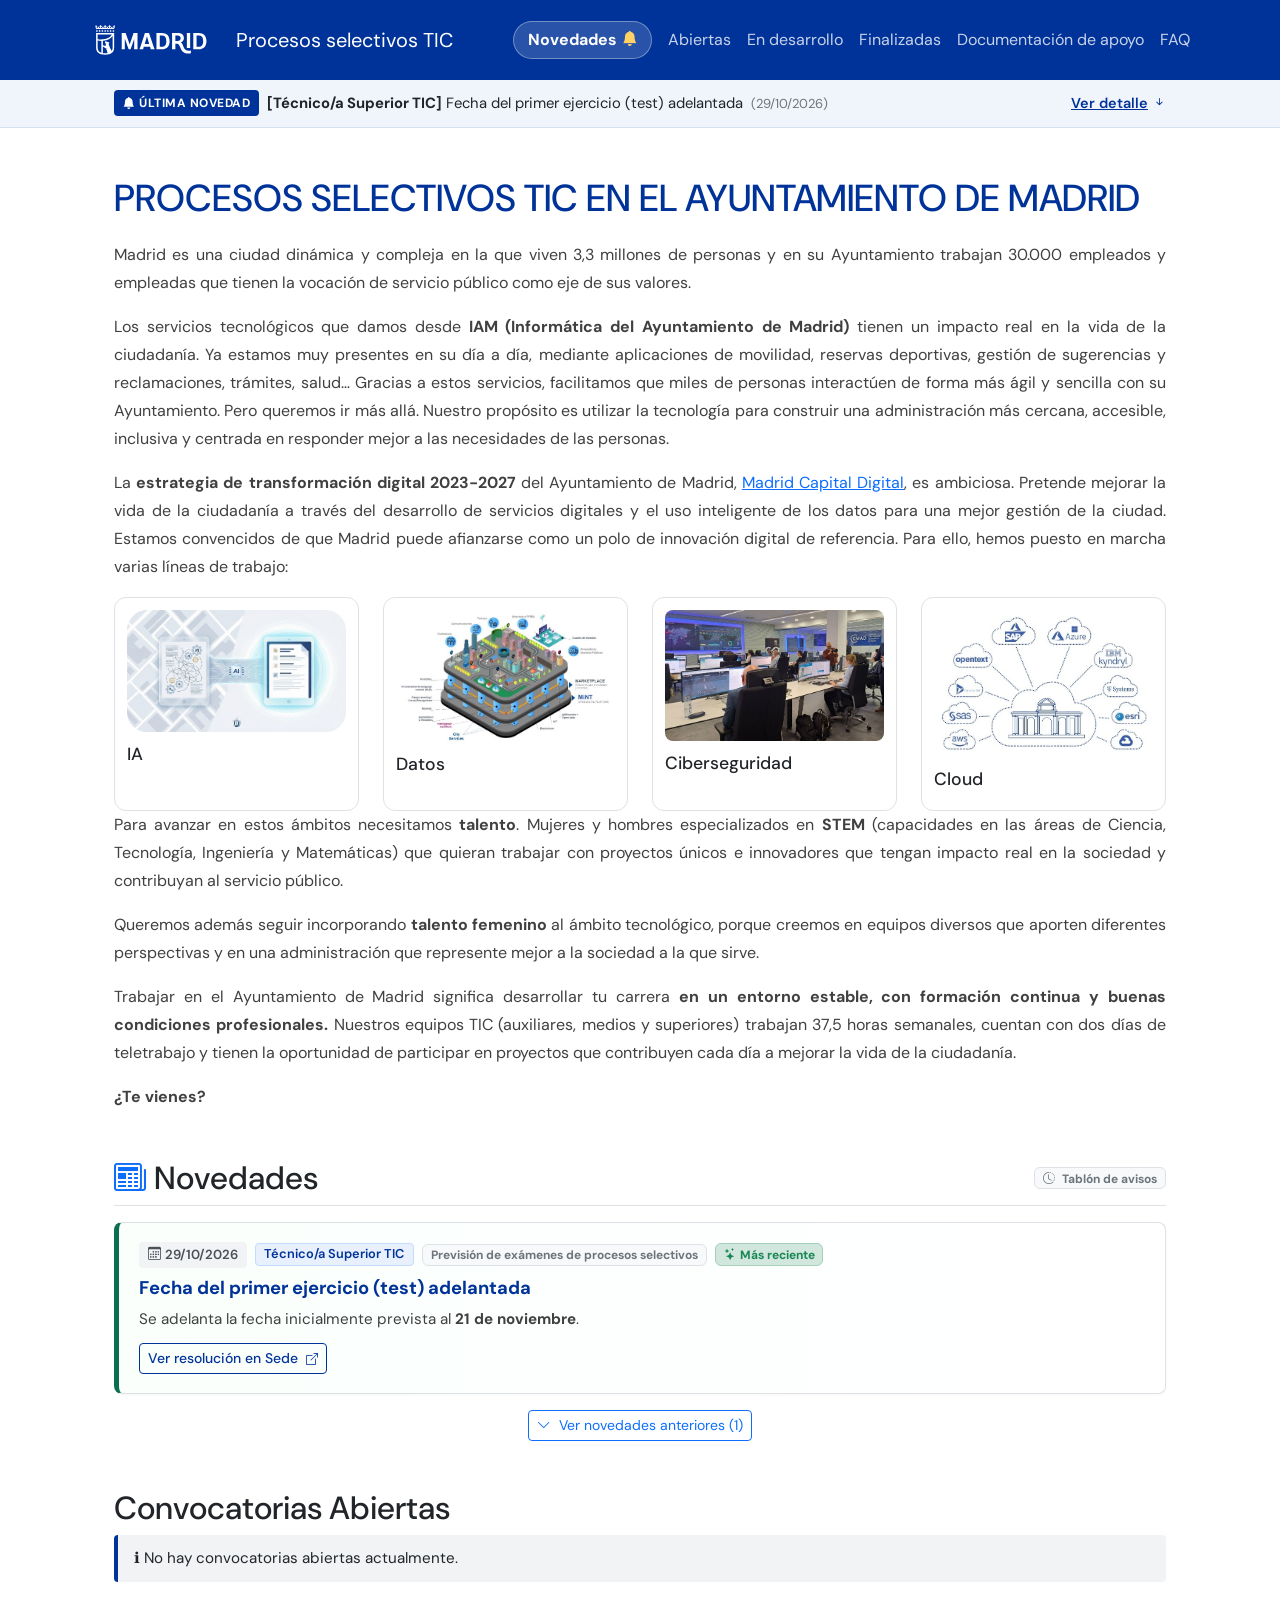
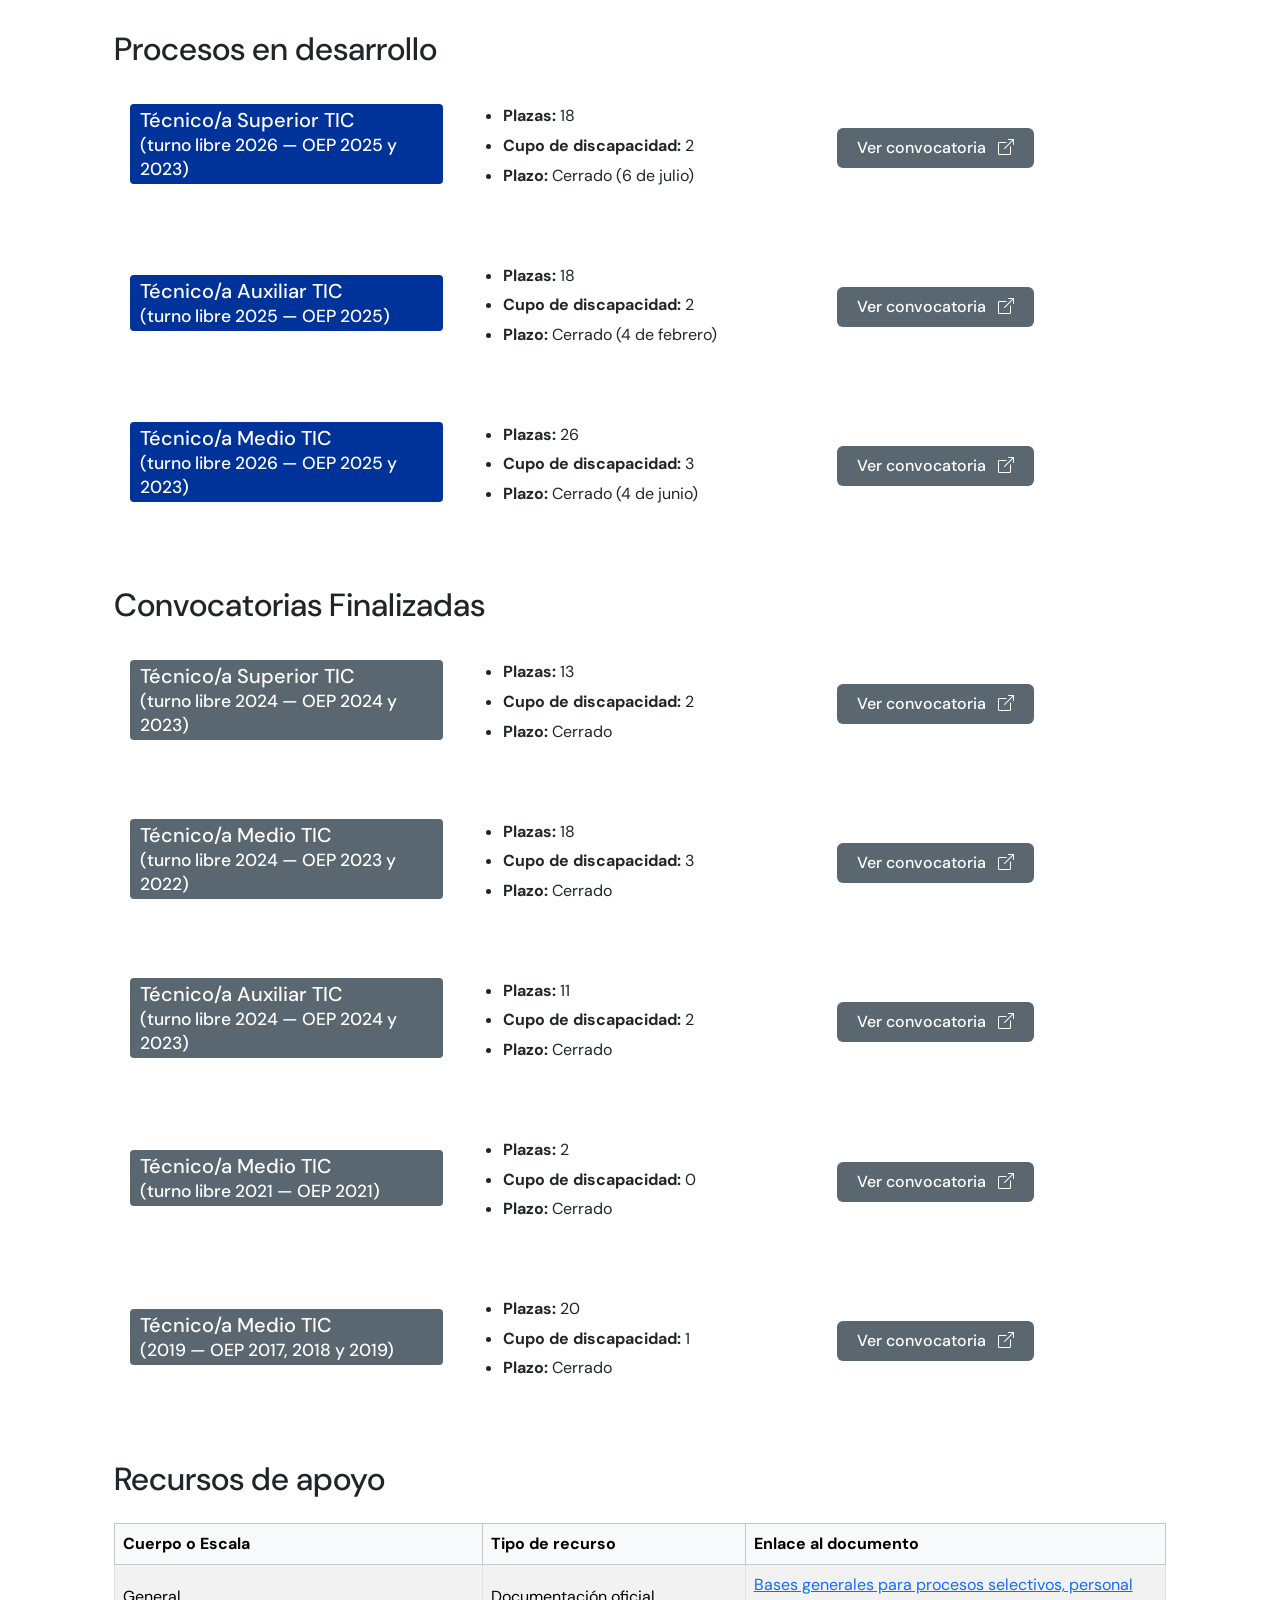
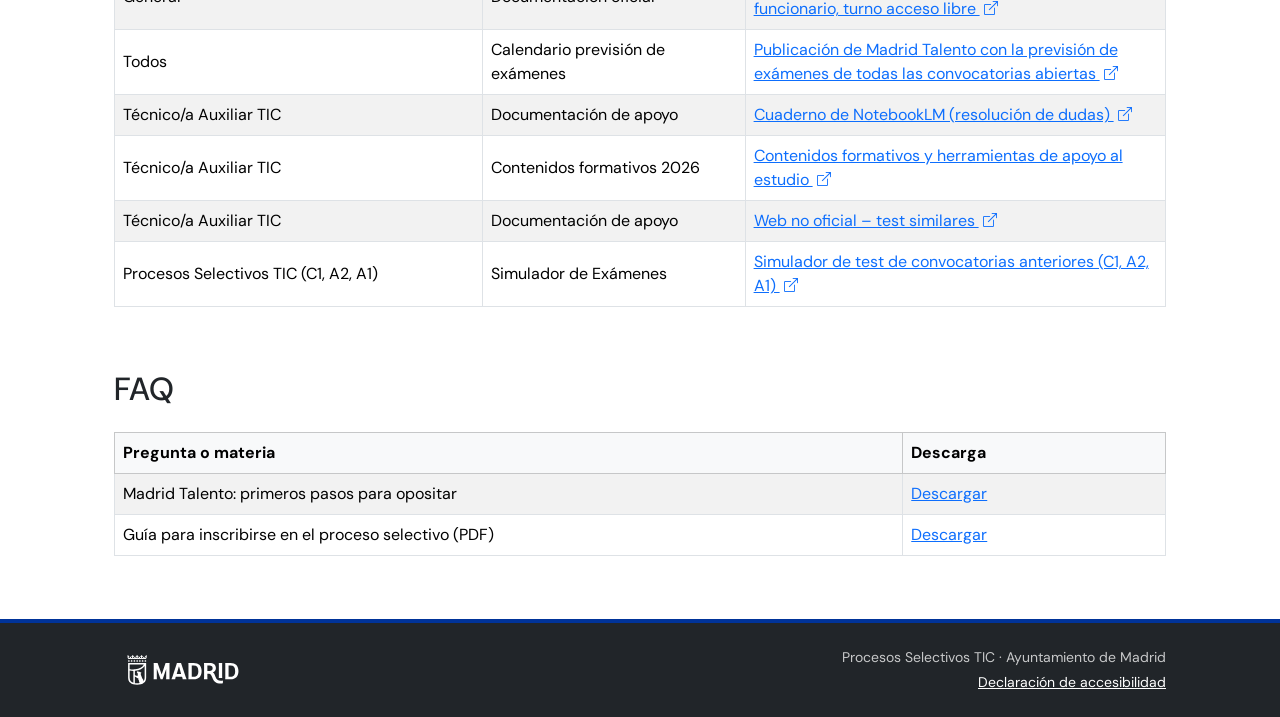
<file: index.html>
<!DOCTYPE html>
<html lang='es'>

<head>
    <meta charset='utf-8'>
    <meta name='viewport' content='width=device-width, initial-scale=1'>
    <title>Procesos Selectivos TIC · Ayuntamiento de Madrid</title>
    <link rel="icon" href="assets/favicon.ico" type="image/x-icon">
    <link href='https://fonts.googleapis.com/css2?family=DM+Sans:wght@300;400;500;700&display=swap' rel='stylesheet'>
    <link rel="stylesheet" href="https://cdn.jsdelivr.net/npm/bootstrap-icons@1.13.1/font/bootstrap-icons.min.css">
    <link href="https://cdn.jsdelivr.net/npm/bootstrap@5.3.8/dist/css/bootstrap.min.css" rel="stylesheet"
        integrity="sha384-sRIl4kxILFvY47J16cr9ZwB07vP4J8+LH7qKQnuqkuIAvNWLzeN8tE5YBujZqJLB" crossorigin="anonymous">
    <link rel='stylesheet' href='css/estilos.css'>
    <script async src="js/siteanalyze_6277594.js"></script>
</head>

<body>
    <a class="skip-link" href="#contenido">Saltar al contenido principal</a>
    <header class='banda'>
        <nav class="navbar navbar-expand-lg navbar-dark" aria-label="Navegación principal">
            <div class="container">
                <img src="assets/img/firma.svg" alt="Ayuntamiento de Madrid" class="marca__logo me-3">
                <a class="navbar-brand" href="#">
                    Procesos selectivos TIC
                </a>
                <button class="navbar-toggler" type="button" data-bs-toggle="collapse" data-bs-target="#menu"
                    aria-controls="menu" aria-expanded="false" aria-label="Menú">
                    <span class="navbar-toggler-icon"></span>
                </button>

                <div class="collapse navbar-collapse" id="menu">
                    <ul class="navbar-nav ms-auto align-items-lg-center">
                        <li class="nav-item me-lg-2 d-none" id="nav-item-novedades">
                            <a class="nav-link nav-link-novedades" href="#novedades">
                                <span>Novedades</span>
                                <span id="novedades-nav-indicador" class="badge-nav-novedad d-none" aria-label="Hay novedades recientes">
                                    <i class="bi bi-bell-fill" aria-hidden="true"></i>
                                    <span class="visually-hidden">(hay novedades recientes)</span>
                                </span>
                            </a>
                        </li>
                        <li class="nav-item"><a class="nav-link" href="#abiertas">Abiertas</a></li>
                        <li class="nav-item"><a class="nav-link" href="#desarrollo">En desarrollo</a></li>
                        <li class="nav-item"><a class="nav-link" href="#finalizadas">Finalizadas</a></li>
                        <li class="nav-item"><a class="nav-link" href="#documentacion">Documentación de apoyo</a></li>
                        <li class="nav-item"><a class="nav-link" href="#faq">FAQ</a></li>
                    </ul>

                </div>
            </div>
        </nav>
    </header>

    <div id="banner-novedad" class="banner-novedades d-none" role="region" aria-label="Aviso de última novedad">
        <div class="contenedor d-flex flex-wrap align-items-center justify-content-between gap-2">
            <div class="d-flex align-items-center gap-2 flex-grow-1 min-w-0">
                <span class="badge-alerta-novedad">
                    <i class="bi bi-bell-fill me-1" aria-hidden="true"></i> Última novedad
                </span>
                <span id="banner-novedad-texto" class="banner-novedad__texto text-truncate"></span>
            </div>
            <a id="banner-novedad-enlace" href="#novedades" class="banner-novedad__enlace">
                Ver detalle <i class="bi bi-arrow-down-short ms-1" aria-hidden="true"></i>
            </a>
        </div>
    </div>

    <section id="procesos-tic" class="introduccion my-4 my-md-5">
        <div class="contenedor">
            <h1 id="intro-titulo"></h1>
            <p class="intro-text" id="intro-texto"></p>

            <div class="row g-3 g-lg-4" id="itinerarios-container">
            </div>

            <p class="intro-final" id="intro-final"></p>
        </div>
    </section>

    <main id='contenido' class="contenedor" tabindex="-1">
        <section id="novedades" class="mt-3 mt-md-4 mt-lg-5 d-none" aria-labelledby="titulo-novedades">
            <div class="d-flex align-items-center justify-content-between mb-3 flex-wrap gap-2 border-bottom pb-2">
                <h2 id="titulo-novedades" class="mb-0">
                    <i class="bi bi-newspaper me-2 text-primary" aria-hidden="true"></i>Novedades
                </h2>
                <span class="badge bg-light text-secondary border">
                    <i class="bi bi-clock-history me-1" aria-hidden="true"></i> Tablón de avisos
                </span>
            </div>
            <div id="lista-novedades-reciente" class="novedades-lista"></div>
            <div id="contenedor-novedades-anteriores" class="d-none">
                <div id="lista-novedades-anteriores" class="novedades-lista mt-3"></div>
            </div>
            <div id="novedades-toggle-container" class="mt-3 text-center d-none">
                <button type="button" id="btn-toggle-novedades" class="btn btn-outline-primary btn-sm" aria-expanded="false" aria-controls="contenedor-novedades-anteriores">
                    <i class="bi bi-chevron-down me-1" aria-hidden="true"></i>
                    <span id="btn-toggle-novedades-texto">Ver novedades anteriores</span>
                </button>
            </div>
        </section>

        <section id="abiertas" class="mt-3 mt-md-4 mt-lg-5">
            <h2>Convocatorias Abiertas</h2>
            <div id="lista-abiertas"></div>
        </section>
        <section id="desarrollo" class="mt-3 mt-md-4 mt-lg-5">
            <h2>Procesos en desarrollo</h2>
            <div id="lista-desarrollo"></div>
        </section>

        <section id="finalizadas" class="mt-3 mt-md-4 mt-lg-5">
            <h2>Convocatorias Finalizadas</h2>
            <div id="lista-finalizadas"></div>
        </section>

        <section id="documentacion" class="my-5">
            <h2 class="mb-4">Recursos de apoyo</h2>
            <div class="table-responsive">
                <table class="table table-striped table-bordered align-middle">
                    <caption class="visually-hidden">Documentación de apoyo para procesos selectivos TIC</caption>
                    <thead class="table-light">
                        <tr>
                            <th scope="col" style="width: 35%;">Cuerpo o Escala</th>
                            <th scope="col" style="width: 25%;">Tipo de recurso</th>
                            <th scope="col" style="width: 40%;">Enlace al documento</th>
                        </tr>
                    </thead>
                    <tbody id="tabla-documentacion"></tbody>
                </table>
            </div>
        </section>

        <section id="faq" class="my-5">
            <h2 class="mb-4">FAQ</h2>
            <div class="table-responsive">
                <table class="table table-striped table-bordered align-middle">
                    <caption class="visually-hidden">Documentos de respuesta a preguntas frecuentes</caption>
                    <thead class="table-light">
                        <tr>
                            <th scope="col" style="width: 75%;">Pregunta o materia</th>
                            <th scope="col" style="width: 25%;">Descarga</th>
                        </tr>
                    </thead>
                    <tbody id="tabla-faq"></tbody>
                </table>
            </div>
        </section>

    </main>
    <footer class="pie bg-dark text-white py-4">
        <div class="contenedor d-flex flex-column flex-md-row justify-content-between align-items-center gap-3">
            <div>
                <img src="assets/img/pie.svg" alt="Ayuntamiento de Madrid" class="firma__isotipo">
            </div>
            <div class="text-center text-md-end small">
                <p class="mb-1 opacity-75">Procesos Selectivos TIC · Ayuntamiento de Madrid</p>
                <ul class="list-inline mb-0">
                    <li class="list-inline-item">
                        <a href="accesibilidad.html" class="text-white text-decoration-underline">Declaración de accesibilidad</a>
                    </li>
                </ul>
            </div>
        </div>
    </footer>
    <script src='js/app.js'></script>
    <script src="https://cdn.jsdelivr.net/npm/bootstrap@5.3.8/dist/js/bootstrap.bundle.min.js"
        integrity="sha384-FKyoEForCGlyvwx9Hj09JcYn3nv7wiPVlz7YYwJrWVcXK/BmnVDxM+D2scQbITxI"
        crossorigin="anonymous"></script>
</body>

</html>
</file>
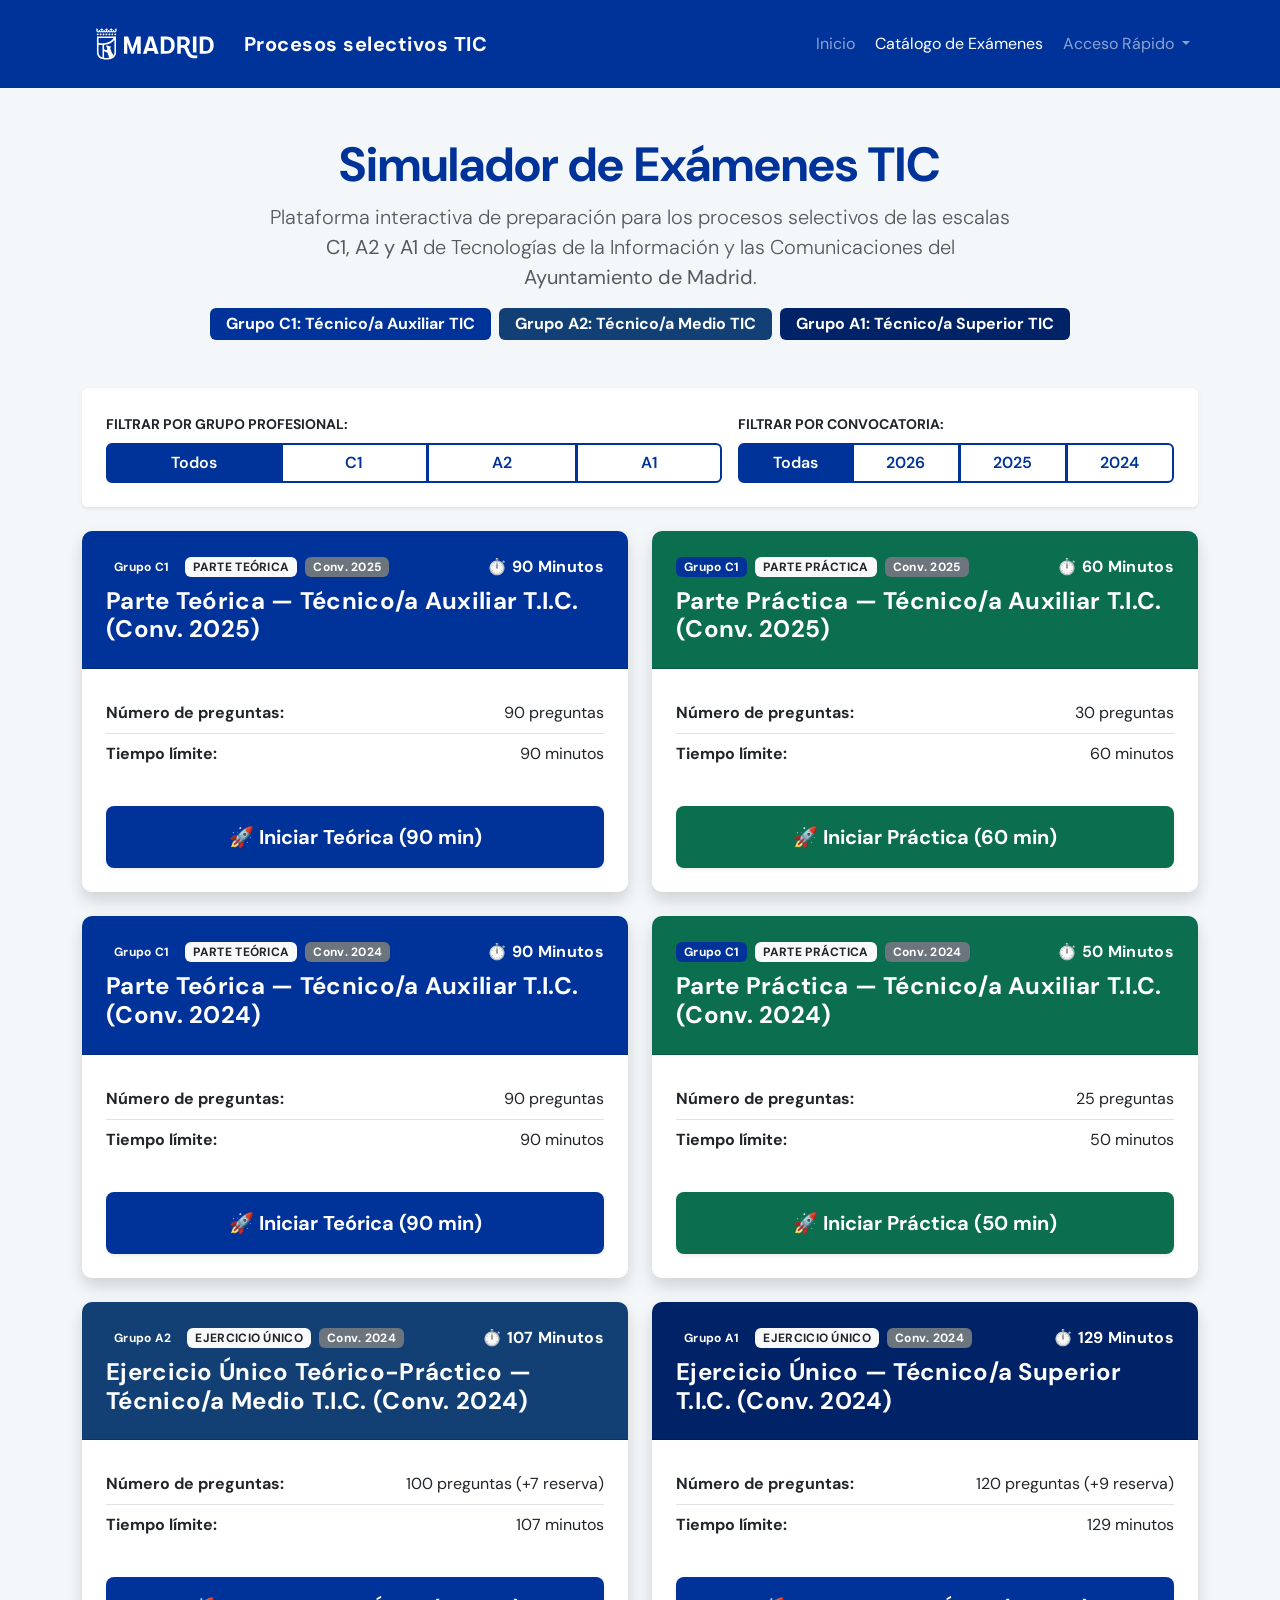
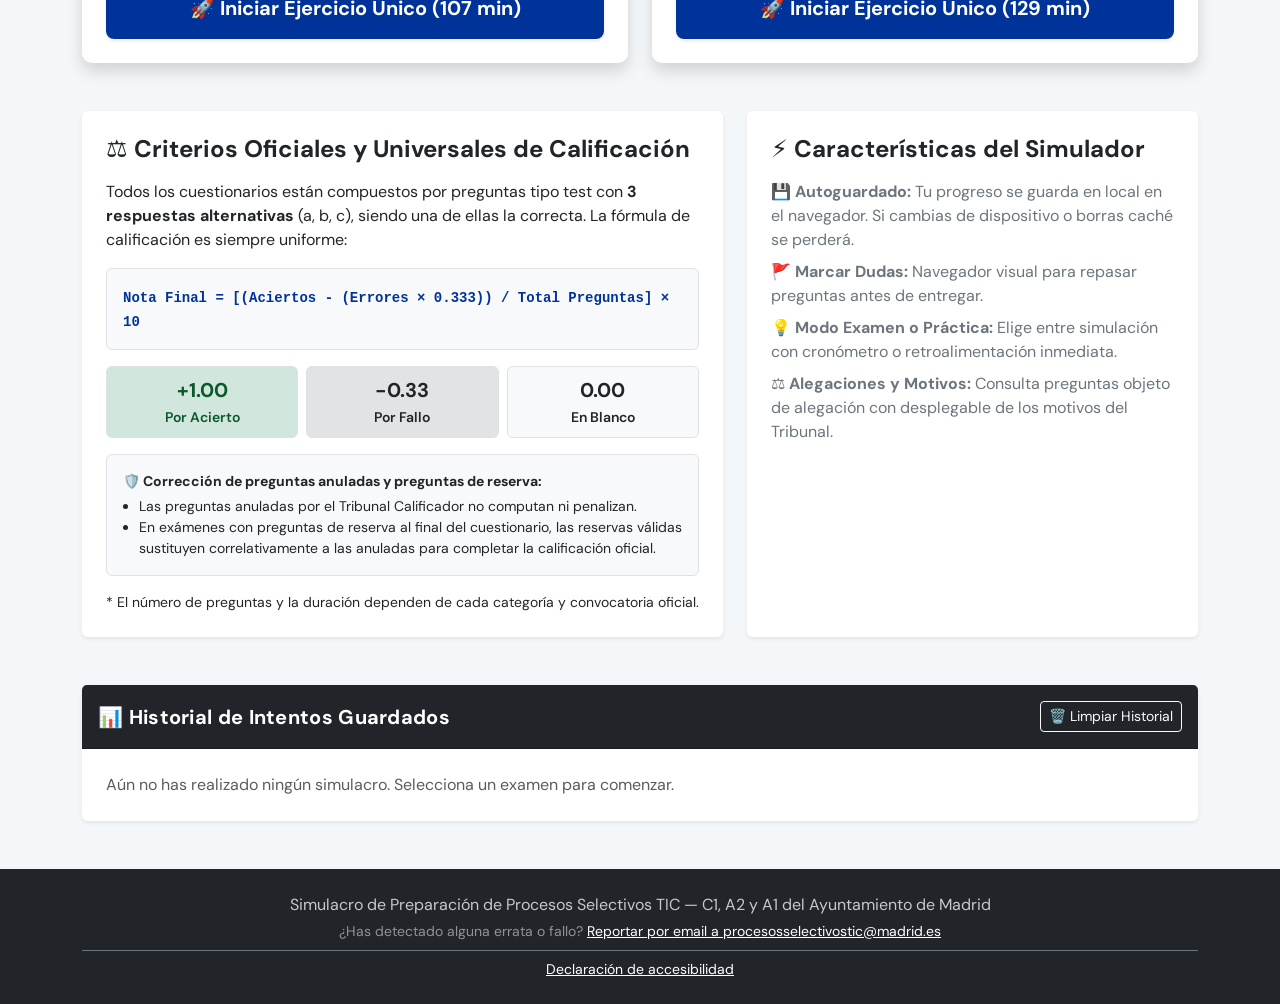
<file: simulador-test-tic-madrid/index.html>
<!DOCTYPE html>
<html lang="es">
<head>
    <meta charset="UTF-8">
    <meta name="viewport" content="width=device-width, initial-scale=1.0">
    <title>Simulador de Exámenes TIC — Ayuntamiento de Madrid (C1, A2, A1)</title>
    <link rel="icon" href="../assets/favicon.ico" type="image/x-icon">
    <link href="https://fonts.googleapis.com/css2?family=DM+Sans:wght@300;400;500;700&display=swap" rel="stylesheet">
    <link rel="stylesheet" href="https://cdn.jsdelivr.net/npm/bootstrap-icons@1.13.1/font/bootstrap-icons.min.css">
    <link href="https://cdn.jsdelivr.net/npm/bootstrap@5.3.8/dist/css/bootstrap.min.css" rel="stylesheet"
        integrity="sha384-sRIl4kxILFvY47J16cr9ZwB07vP4J8+LH7qKQnuqkuIAvNWLzeN8tE5YBujZqJLB" crossorigin="anonymous">
    <link rel="stylesheet" href="css/styles.css">
    <script async src="../js/siteanalyze_6277594.js"></script>
</head>
<body>
    <a class="skip-link" href="#main-content">Saltar al contenido principal</a>

    <!-- Header Navbar -->
    <header class="banda">
        <nav class="navbar navbar-expand-lg navbar-dark" aria-label="Navegación principal">
            <div class="container">
                <a href="../index.html" class="d-flex align-items-center text-decoration-none" aria-label="Ir a la página principal de Procesos Selectivos TIC">
                    <img src="../assets/img/firma.svg" alt="Ayuntamiento de Madrid" class="marca__logo me-3">
                </a>
                <a class="navbar-brand" href="index.html">
                    Procesos selectivos TIC
                </a>
                <button class="navbar-toggler" type="button" data-bs-toggle="collapse" data-bs-target="#menu"
                    aria-controls="menu" aria-expanded="false" aria-label="Abrir menú de navegación">
                    <span class="navbar-toggler-icon"></span>
                </button>

                <div class="collapse navbar-collapse" id="menu">
                    <ul class="navbar-nav ms-auto align-items-lg-center gap-1">
                        <li class="nav-item"><a class="nav-link" href="../index.html">Inicio</a></li>
                        <li class="nav-item"><a class="nav-link active" href="index.html" aria-current="page">Catálogo de Exámenes</a></li>
                        <li class="nav-item dropdown">
                            <a class="nav-link dropdown-toggle" href="#" id="quickAccessDropdown" role="button" data-bs-toggle="dropdown" aria-expanded="false">
                                Acceso Rápido
                            </a>
                            <ul class="dropdown-menu dropdown-menu-end shadow-sm" id="quick-access-menu" aria-labelledby="quickAccessDropdown">
                                <!-- Generado dinámicamente desde exam-registry.js -->
                            </ul>
                        </li>
                    </ul>
                </div>
            </div>
        </nav>
    </header>

    <main id="main-content" class="container my-5" tabindex="-1">
        <!-- Hero Section -->
        <div class="text-center mb-5">
            <h1 class="fw-bold titulo-corporativo display-5">Simulador de Exámenes TIC</h1>
            <p class="lead text-muted max-w-750 mx-auto">
                Plataforma interactiva de preparación para los procesos selectivos de las escalas <strong>C1, A2 y A1</strong> de Tecnologías de la Información y las Comunicaciones del <strong>Ayuntamiento de Madrid</strong>.
            </p>
            <div class="d-flex justify-content-center gap-2 flex-wrap mt-3">
                <span class="badge badge-grupo-c1 fs-6 px-3 py-2">Grupo C1: Técnico/a Auxiliar TIC</span>
                <span class="badge badge-grupo-a2 fs-6 px-3 py-2">Grupo A2: Técnico/a Medio TIC</span>
                <span class="badge badge-grupo-a1 fs-6 px-3 py-2">Grupo A1: Técnico/a Superior TIC</span>
            </div>
        </div>

        <!-- Filter Controls -->
        <div class="card border-0 shadow-sm mb-4 filter-panel">
            <div class="card-body p-4">
                <div class="row g-3 align-items-center">
                    <div class="col-md-7 col-sm-12">
                        <label class="form-label fw-bold text-dark small text-uppercase mb-2">Filtrar por Grupo Profesional:</label>
                        <div class="btn-group w-100 flex-wrap" role="group" aria-label="Filtro por grupo">
                            <button type="button" class="btn btn-outline-azul-madrid btn-filter-grupo active" data-grupo="all">Todos</button>
                            <button type="button" class="btn btn-outline-azul-madrid btn-filter-grupo" data-grupo="C1">C1</button>
                            <button type="button" class="btn btn-outline-azul-madrid btn-filter-grupo" data-grupo="A2">A2</button>
                            <button type="button" class="btn btn-outline-azul-madrid btn-filter-grupo" data-grupo="A1">A1</button>
                        </div>
                    </div>
                    <div class="col-md-5 col-sm-12">
                        <label class="form-label fw-bold text-dark small text-uppercase mb-2">Filtrar por Convocatoria:</label>
                        <div class="btn-group w-100 flex-wrap" role="group" aria-label="Filtro por convocatoria">
                            <button type="button" class="btn btn-outline-azul-madrid btn-filter-convocatoria active" data-convocatoria="all">Todas</button>
                            <button type="button" class="btn btn-outline-azul-madrid btn-filter-convocatoria" data-convocatoria="2026">2026</button>
                            <button type="button" class="btn btn-outline-azul-madrid btn-filter-convocatoria" data-convocatoria="2025">2025</button>
                            <button type="button" class="btn btn-outline-azul-madrid btn-filter-convocatoria" data-convocatoria="2024">2024</button>
                        </div>
                    </div>
                </div>
            </div>
        </div>

        <!-- Exam Cards Grid -->
        <div id="exams-container" class="row g-4 mb-5">
            <!-- Rendered dynamically by JavaScript -->
        </div>

        <!-- Scoring Rules & Features Info -->
        <div class="row g-4 mb-5">
            <div class="col-lg-7">
                <div class="card border-0 shadow-sm h-100">
                    <div class="card-body p-4">
                        <h4 class="fw-bold text-dark mb-3">⚖️ Criterios Oficiales y Universales de Calificación</h4>
                        <p class="text-dark">
                            Todos los cuestionarios están compuestos por preguntas tipo test con <strong>3 respuestas alternativas</strong> (a, b, c), siendo una de ellas la correcta. La fórmula de calificación es siempre uniforme:
                        </p>
                        <div class="p-3 bg-light rounded border mb-3">
                            <code>Nota Final = [(Aciertos - (Errores × 0.333)) / Total Preguntas] × 10</code>
                        </div>
                        <div class="row text-center g-2 mb-3">
                            <div class="col-4">
                                <div class="p-2 border rounded bg-success-subtle text-success-accessible">
                                    <div class="fw-bold fs-5">+1.00</div>
                                    <small class="fw-semibold">Por Acierto</small>
                                </div>
                            </div>
                            <div class="col-4">
                                <div class="p-2 border rounded bg-secondary-subtle text-dark">
                                    <div class="fw-bold fs-5">-0.33</div>
                                    <small class="fw-semibold">Por Fallo</small>
                                </div>
                            </div>
                            <div class="col-4">
                                <div class="p-2 border rounded bg-light text-dark">
                                    <div class="fw-bold fs-5">0.00</div>
                                    <small class="fw-semibold">En Blanco</small>
                                </div>
                            </div>
                        </div>
                        <div class="p-3 bg-light rounded border mb-3 small text-dark">
                            <strong class="text-dark">🛡️ Corrección de preguntas anuladas y preguntas de reserva:</strong>
                            <ul class="mb-0 ps-3 mt-1">
                                <li>Las preguntas anuladas por el Tribunal Calificador no computan ni penalizan.</li>
                                <li>En exámenes con preguntas de reserva al final del cuestionario, las reservas válidas sustituyen correlativamente a las anuladas para completar la calificación oficial.</li>
                            </ul>
                        </div>
                        <small class="text-dark d-block">
                            * El número de preguntas y la duración dependen de cada categoría y convocatoria oficial.
                        </small>
                    </div>
                </div>
            </div>

            <div class="col-lg-5">
                <div class="card border-0 shadow-sm h-100">
                    <div class="card-body p-4">
                        <h4 class="fw-bold text-dark mb-3">⚡ Características del Simulador</h4>
                        <ul class="list-unstyled text-secondary mb-0">
                            <li class="mb-2">💾 <strong>Autoguardado:</strong> Tu progreso se guarda en local en el navegador. Si cambias de dispositivo o borras caché se perderá.</li>
                            <li class="mb-2">🚩 <strong>Marcar Dudas:</strong> Navegador visual para repasar preguntas antes de entregar.</li>
                            <li class="mb-2">💡 <strong>Modo Examen o Práctica:</strong> Elige entre simulación con cronómetro o retroalimentación inmediata.</li>
                            <li class="mb-2">⚖️ <strong>Alegaciones y Motivos:</strong> Consulta preguntas objeto de alegación con desplegable de los motivos del Tribunal.</li>
                        </ul>
                    </div>
                </div>
            </div>
        </div>

        <!-- History Section -->
        <div class="card border-0 shadow-sm">
            <div class="card-header bg-dark text-white p-3 d-flex justify-content-between align-items-center flex-wrap gap-2">
                <h5 class="mb-0 fw-bold">📊 Historial de Intentos Guardados</h5>
                <button class="btn btn-sm btn-outline-light" onclick="clearHistory()">🗑️ Limpiar Historial</button>
            </div>
            <div class="card-body p-4">
                <div id="history-container">
                    <p class="text-muted mb-0">Aún no has realizado ningún simulacro. Selecciona un examen para comenzar.</p>
                </div>
            </div>
        </div>
    </main>

    <!-- Footer -->
    <footer class="bg-dark text-white py-4 mt-5">
        <div class="container text-center">
            <p class="mb-1 opacity-75">Simulacro de Preparación de Procesos Selectivos TIC — C1, A2 y A1 del Ayuntamiento de Madrid</p>
            <p class="mb-2 small text-white-50">
                ¿Has detectado alguna errata o fallo? <a href="mailto:procesosselectivostic@madrid.es?subject=Reporte%20de%20erratas%20o%20fallos%20-%20Simulador%20TIC" target="_blank" rel="noopener noreferrer" class="text-white text-decoration-underline">Reportar por email a procesosselectivostic@madrid.es</a>
            </p>
            <div class="small pt-2 border-top border-secondary">
                <a href="../accesibilidad.html" class="text-white text-decoration-underline">Declaración de accesibilidad</a>
            </div>
        </div>
    </footer>

    <!-- Scripts -->
    <script src="https://cdn.jsdelivr.net/npm/bootstrap@5.3.8/dist/js/bootstrap.bundle.min.js"
        integrity="sha384-FKyoEForCGlyvwx9Hj09JcYn3nv7wiPVlz7YYwJrWVcXK/BmnVDxM+D2scQbITxI"
        crossorigin="anonymous"></script>
    <script src="js/exam-registry.js"></script>
    <script>
        let currentGrupo = 'all';
        let currentConvocatoria = 'all';

        function renderQuickAccess() {
            const menu = document.getElementById('quick-access-menu');
            if (!menu || !window.EXAM_REGISTRY) return;

            const exams = window.EXAM_REGISTRY.getAllExams
                ? window.EXAM_REGISTRY.getAllExams()
                : (window.EXAM_REGISTRY.catalog || []);
            if (!exams || exams.length === 0) return;

            const grupos = window.EXAM_REGISTRY.getGrupos
                ? window.EXAM_REGISTRY.getGrupos()
                : Array.from(new Set(exams.map(e => e.grupo)));

            let html = '';
            grupos.forEach((grupo, idx) => {
                const grupoExams = exams.filter(e => e.grupo === grupo);
                if (grupoExams.length === 0) return;

                if (idx > 0) {
                    html += '<li><hr class="dropdown-divider"></li>';
                }
                html += `<li><h6 class="dropdown-header">Grupo ${grupo}</h6></li>`;

                grupoExams.forEach(exam => {
                    const tipoLabel = exam.tipo === 'unico'
                        ? 'Ejercicio Único'
                        : (exam.tipo === 'practica' ? 'Práctica' : 'Teórica');
                    const label = `${exam.grupo} ${exam.convocatoria} — ${tipoLabel} (${exam.timeMinutes} min)`;
                    html += `<li><a class="dropdown-item" href="examen.html?id=${exam.id}" target="_blank" rel="noopener noreferrer">${label}</a></li>`;
                });
            });

            menu.innerHTML = html;
        }

        function renderExams() {
            const container = document.getElementById('exams-container');
            if (!container || !window.EXAM_REGISTRY) return;

            const exams = window.EXAM_REGISTRY.filterExams(currentGrupo, currentConvocatoria);

            if (exams.length === 0) {
                container.innerHTML = `
                    <div class="col-12 text-center py-5">
                        <div class="alert alert-warning p-4">
                            <h5>No se encontraron exámenes</h5>
                            <p class="mb-0">No hay exámenes disponibles con los filtros seleccionados. Prueba a cambiar el grupo, convocatoria o formato.</p>
                        </div>
                    </div>
                `;
                return;
            }

            let html = '';
            exams.forEach(exam => {
                const grupoBadgeClass = exam.grupo === 'A1' ? 'badge-grupo-a1' : (exam.grupo === 'A2' ? 'badge-grupo-a2' : 'badge-grupo-c1');
                const tipoBadge = exam.tipo === 'unico' ? 'EJERCICIO ÚNICO' : (exam.tipo === 'practica' ? 'PARTE PRÁCTICA' : 'PARTE TEÓRICA');
                const headerBgClass = exam.tipo === 'practica' ? 'bg-verde-madrid' : (exam.grupo === 'A1' ? 'bg-azul-madrid-oscuro' : (exam.grupo === 'A2' ? 'bg-azul-noche' : 'bg-azul-madrid'));

                html += `
                    <div class="col-lg-6 col-md-12">
                        <div class="card h-100 shadow border-0 hover-shadow transition exam-card">
                            <div class="card-header ${headerBgClass} text-white p-4">
                                <div class="d-flex justify-content-between align-items-center flex-wrap gap-2 mb-2">
                                    <div class="d-flex gap-2 align-items-center flex-wrap">
                                        <span class="badge ${grupoBadgeClass} fw-bold px-2 py-1">Grupo ${exam.grupo}</span>
                                        <span class="badge bg-light text-dark fw-bold px-2 py-1">${tipoBadge}</span>
                                        <span class="badge bg-secondary px-2 py-1">Conv. ${exam.convocatoria}</span>
                                    </div>
                                    <span class="fs-6 fw-bold">⏱️ ${exam.timeMinutes} Minutos</span>
                                </div>
                                <h2 class="card-title h4 fw-bold mt-2 mb-0">${exam.title}</h2>
                            </div>
                            <div class="card-body p-4 d-flex flex-column">
                                <ul class="list-group list-group-flush mb-4">
                                    <li class="list-group-item px-0 d-flex justify-content-between">
                                        <strong>Número de preguntas:</strong>
                                        <span>${exam.totalQuestions} preguntas${exam.reserveQuestions ? ` (+${exam.reserveQuestions} reserva)` : ''}</span>
                                    </li>
                                    <li class="list-group-item px-0 d-flex justify-content-between">
                                        <strong>Tiempo límite:</strong>
                                        <span>${exam.timeMinutes} minutos</span>
                                    </li>
                                </ul>
                                <div class="mt-auto pt-2">
                                    <a href="examen.html?id=${exam.id}" target="_blank" rel="noopener noreferrer" class="btn ${exam.tipo === 'practica' ? 'btn-verde-madrid' : 'btn-azul-madrid'} btn-lg w-100 fw-bold py-3 shadow-sm d-flex justify-content-center align-items-center gap-2">
                                        <span>🚀 Iniciar ${exam.tipo === 'practica' ? 'Práctica' : (exam.tipo === 'unico' ? 'Ejercicio Único' : 'Teórica')} (${exam.timeMinutes} min)</span>
                                    </a>
                                </div>
                            </div>
                        </div>
                    </div>
                `;
            });

            container.innerHTML = html;
        }

        function loadHistory() {
            const history = JSON.parse(localStorage.getItem('tic_madrid_history') || '[]');
            const container = document.getElementById('history-container');
            if (history.length === 0) {
                container.innerHTML = '<p class="text-muted mb-0">Aún no has realizado ningún simulacro. Selecciona un examen para comenzar.</p>';
                return;
            }

            let html = '<div class="table-responsive"><table class="table table-hover align-middle"><thead><tr><th>Fecha</th><th>Grupo</th><th>Convocatoria</th><th>Examen</th><th>Nota (0-10)</th><th>Aciertos</th><th>Fallos</th><th>Blancos</th><th>Acción</th></tr></thead><tbody>';
            
            history.forEach(item => {
                const grupo = item.grupo || 'C1';
                const conv = item.convocatoria || '2025';
                const examId = item.examId || (item.examType === 'practica' ? 'c1-2025-practica' : 'c1-2025-teorica');
                const badgeClass = grupo === 'A1' ? 'badge-grupo-a1' : (grupo === 'A2' ? 'badge-grupo-a2' : 'badge-grupo-c1');

                html += `
                    <tr>
                        <td><small class="text-muted">${item.date}</small></td>
                        <td><span class="badge ${badgeClass}">Grupo ${grupo}</span></td>
                        <td>
                            <span class="badge bg-secondary">${conv}</span>
                        </td>
                        <td><strong>${item.title}</strong></td>
                        <td><strong class="fs-5 ${parseFloat(item.grade) >= 5 ? 'text-success' : 'text-secondary'}">${item.grade} / 10</strong></td>
                        <td class="text-success fw-bold">${item.correct}</td>
                        <td class="text-secondary fw-bold">${item.incorrect}</td>
                        <td class="text-secondary">${item.blank}</td>
                        <td>
                            <a href="examen.html?id=${examId}" target="_blank" rel="noopener noreferrer" class="btn btn-sm btn-outline-azul-madrid fw-bold">Repetir</a>
                        </td>
                    </tr>
                `;
            });
            html += '</tbody></table></div>';
            container.innerHTML = html;
        }

        function clearHistory() {
            if (confirm('¿Deseas borrar el historial de intentos de todos los exámenes?')) {
                localStorage.removeItem('tic_madrid_history');
                loadHistory();
            }
        }

        document.addEventListener('DOMContentLoaded', () => {
            renderQuickAccess();
            renderExams();
            loadHistory();

            // Grupo filter buttons
            document.querySelectorAll('.btn-filter-grupo').forEach(btn => {
                btn.addEventListener('click', (e) => {
                    document.querySelectorAll('.btn-filter-grupo').forEach(b => b.classList.remove('active'));
                    e.currentTarget.classList.add('active');
                    currentGrupo = e.currentTarget.dataset.grupo;
                    renderExams();
                });
            });

            // Convocatoria filter buttons
            document.querySelectorAll('.btn-filter-convocatoria').forEach(btn => {
                btn.addEventListener('click', (e) => {
                    document.querySelectorAll('.btn-filter-convocatoria').forEach(b => b.classList.remove('active'));
                    e.currentTarget.classList.add('active');
                    currentConvocatoria = e.currentTarget.dataset.convocatoria;
                    renderExams();
                });
            });
        });
    </script>
</body>
</html>
</file>
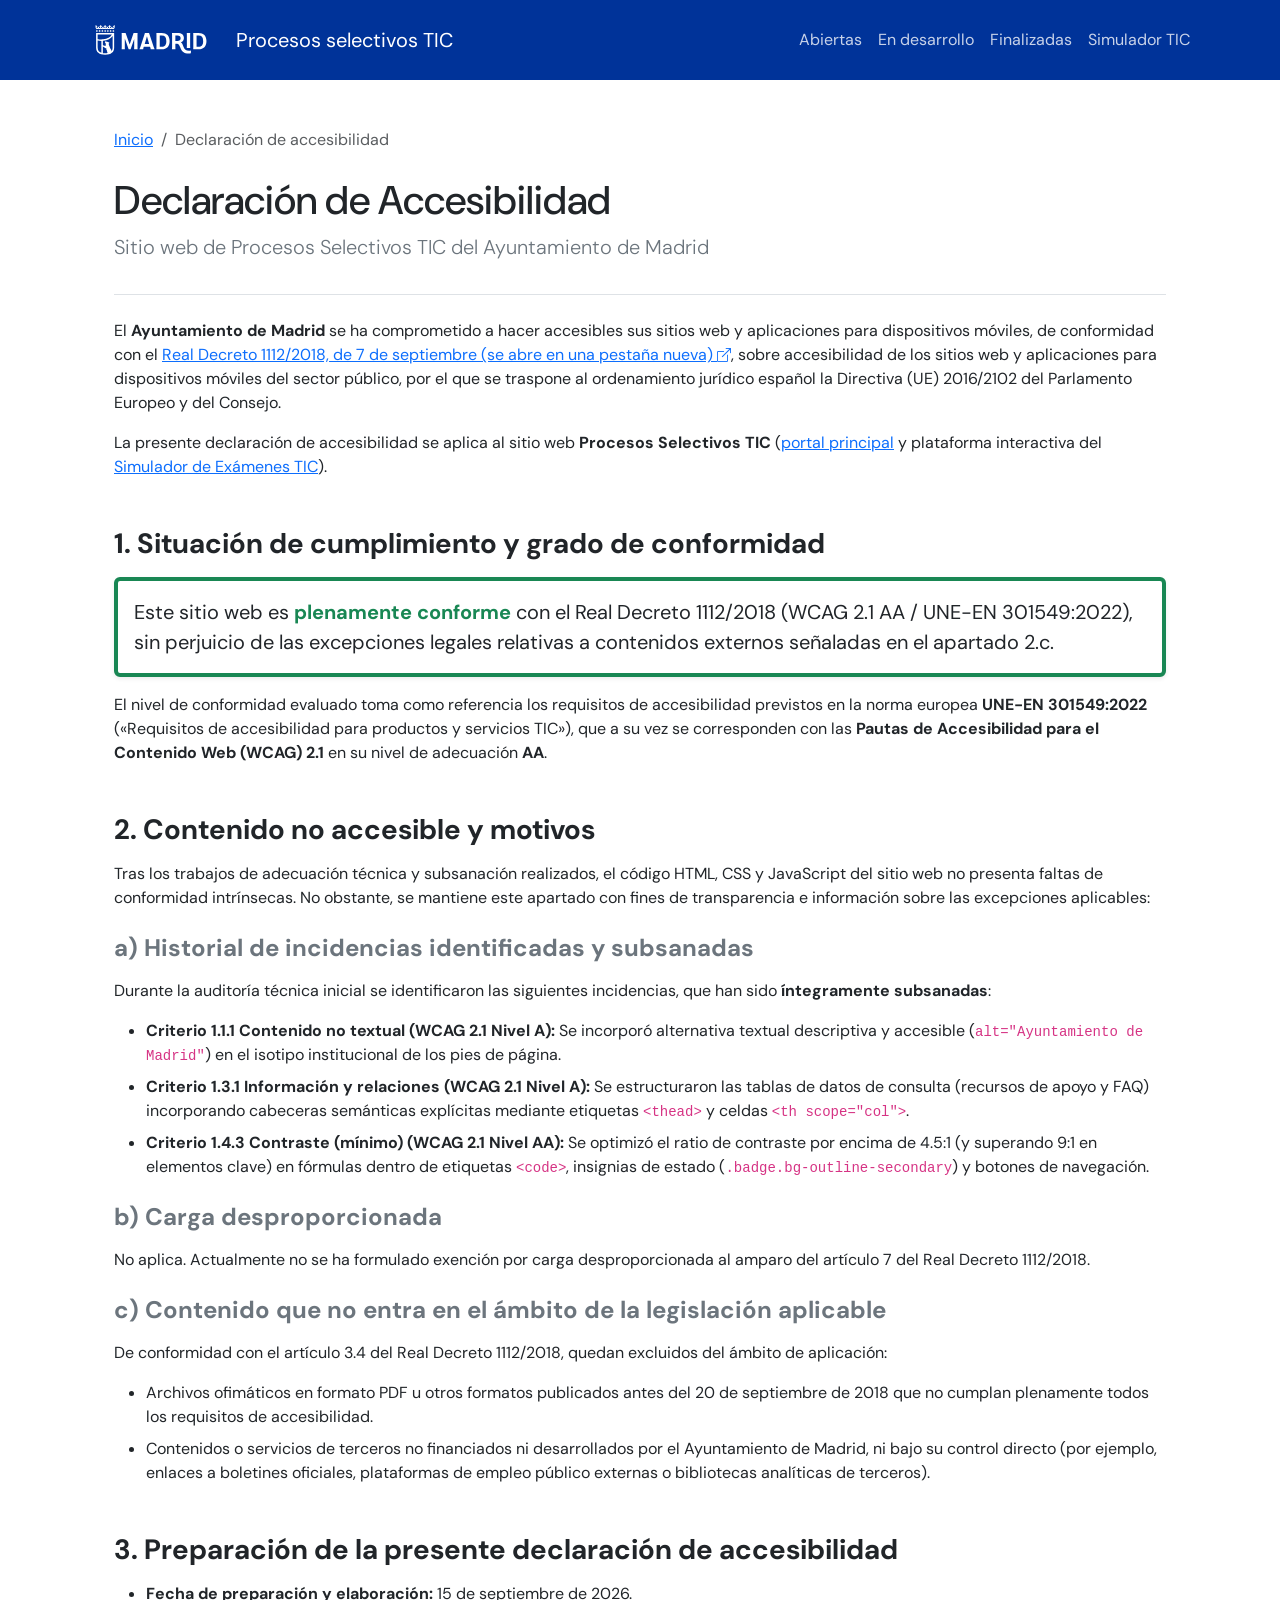
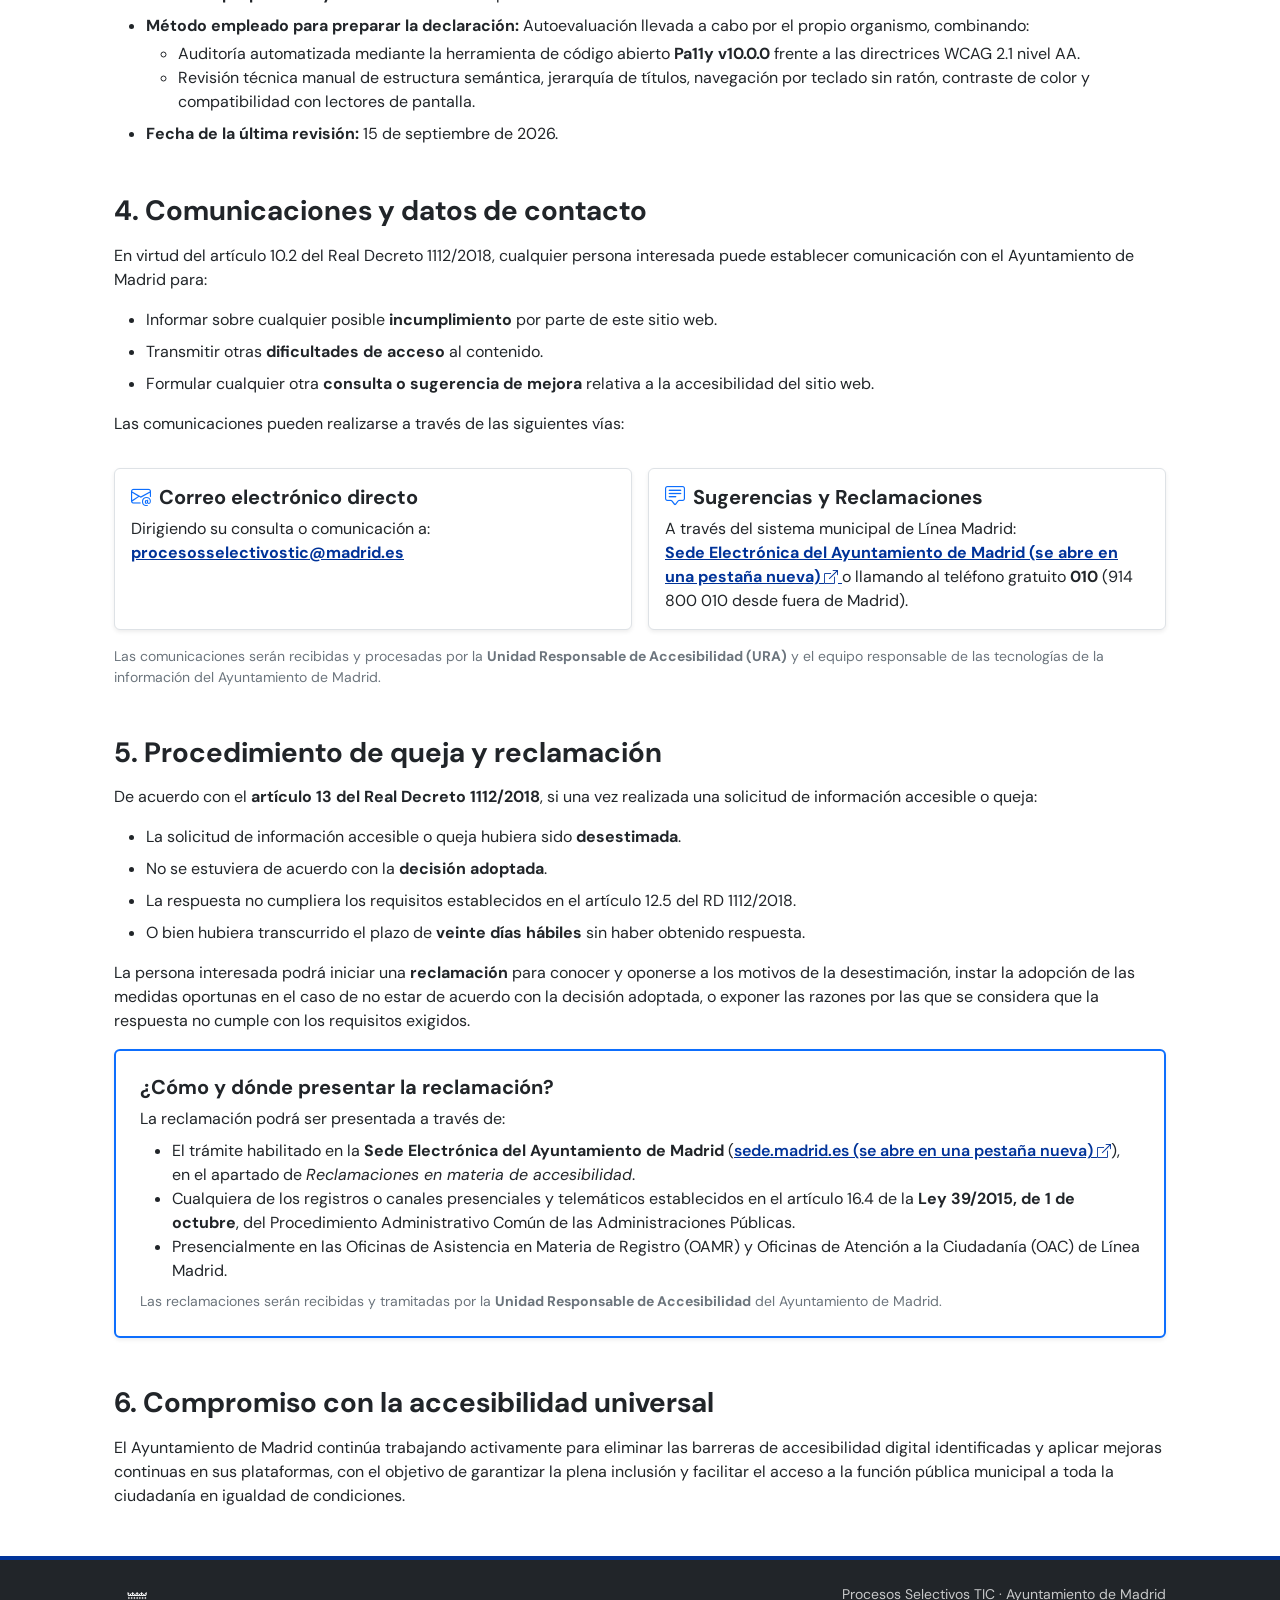
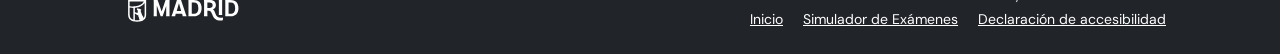
<file: accesibilidad.html>
<!DOCTYPE html>
<html lang="es">

<head>
    <meta charset="utf-8">
    <meta name="viewport" content="width=device-width, initial-scale=1">
    <title>Declaración de Accesibilidad · Procesos Selectivos TIC · Ayuntamiento de Madrid</title>
    <link rel="icon" href="assets/favicon.ico" type="image/x-icon">
    <link href="https://fonts.googleapis.com/css2?family=DM+Sans:wght@300;400;500;700&display=swap" rel="stylesheet">
    <link rel="stylesheet" href="https://cdn.jsdelivr.net/npm/bootstrap-icons@1.13.1/font/bootstrap-icons.min.css">
    <link href="https://cdn.jsdelivr.net/npm/bootstrap@5.3.8/dist/css/bootstrap.min.css" rel="stylesheet"
        integrity="sha384-sRIl4kxILFvY47J16cr9ZwB07vP4J8+LH7qKQnuqkuIAvNWLzeN8tE5YBujZqJLB" crossorigin="anonymous">
    <link rel="stylesheet" href="css/estilos.css">
</head>

<body>
    <a class="skip-link" href="#contenido">Saltar al contenido principal</a>

    <header class="banda">
        <nav class="navbar navbar-expand-lg navbar-dark" aria-label="Navegación principal">
            <div class="container">
                <a href="index.html" class="d-flex align-items-center text-decoration-none" aria-label="Ir a la página principal">
                    <img src="assets/img/firma.svg" alt="Ayuntamiento de Madrid" class="marca__logo me-3">
                </a>
                <a class="navbar-brand" href="index.html">
                    Procesos selectivos TIC
                </a>
                <button class="navbar-toggler" type="button" data-bs-toggle="collapse" data-bs-target="#menu"
                    aria-controls="menu" aria-expanded="false" aria-label="Menú">
                    <span class="navbar-toggler-icon"></span>
                </button>

                <div class="collapse navbar-collapse" id="menu">
                    <ul class="navbar-nav ms-auto">
                        <li class="nav-item"><a class="nav-link" href="index.html#abiertas">Abiertas</a></li>
                        <li class="nav-item"><a class="nav-link" href="index.html#desarrollo">En desarrollo</a></li>
                        <li class="nav-item"><a class="nav-link" href="index.html#finalizadas">Finalizadas</a></li>
                        <li class="nav-item"><a class="nav-link" href="simulador-test-tic-madrid/index.html">Simulador TIC</a></li>
                    </ul>
                </div>
            </div>
        </nav>
    </header>

    <main id="contenido" class="contenedor my-4 my-md-5" tabindex="-1">
        <nav aria-label="Miga de pan" class="mb-4">
            <ol class="breadcrumb">
                <li class="breadcrumb-item"><a href="index.html">Inicio</a></li>
                <li class="breadcrumb-item active" aria-current="page">Declaración de accesibilidad</li>
            </ol>
        </nav>

        <article class="declaracion-accesibilidad">
            <header class="mb-4 pb-3 border-bottom">
                <h1 class="titulo-corporativo mb-2">Declaración de Accesibilidad</h1>
                <p class="lead text-secondary">
                    Sitio web de Procesos Selectivos TIC del Ayuntamiento de Madrid
                </p>
            </header>

            <section class="mb-5">
                <p>
                    El <strong>Ayuntamiento de Madrid</strong> se ha comprometido a hacer accesibles sus sitios web y aplicaciones para dispositivos móviles, de conformidad con el <a href="https://www.boe.es/buscar/act.php?id=BOE-A-2018-12699" target="_blank" rel="noopener noreferrer">Real Decreto 1112/2018, de 7 de septiembre (se abre en una pestaña nueva) <i class="bi bi-box-arrow-up-right small" aria-hidden="true"></i></a>, sobre accesibilidad de los sitios web y aplicaciones para dispositivos móviles del sector público, por el que se traspone al ordenamiento jurídico español la Directiva (UE) 2016/2102 del Parlamento Europeo y del Consejo.
                </p>
                <p>
                    La presente declaración de accesibilidad se aplica al sitio web <strong>Procesos Selectivos TIC</strong> (<a href="index.html">portal principal</a> y plataforma interactiva del <a href="simulador-test-tic-madrid/index.html">Simulador de Exámenes TIC</a>).
                </p>
            </section>

            <!-- 1. GRADO DE CONFORMIDAD -->
            <section class="mb-5">
                <h2 class="h3 fw-bold text-dark mb-3">1. Situación de cumplimiento y grado de conformidad</h2>
                <div class="card border-start border-4 border-success shadow-sm mb-3">
                    <div class="card-body">
                        <p class="card-text fs-5 mb-0 text-dark">
                            Este sitio web es <strong class="text-success">plenamente conforme</strong> con el Real Decreto 1112/2018 (WCAG 2.1 AA / UNE-EN 301549:2022), sin perjuicio de las excepciones legales relativas a contenidos externos señaladas en el apartado 2.c.
                        </p>
                    </div>
                </div>
                <p>
                    El nivel de conformidad evaluado toma como referencia los requisitos de accesibilidad previstos en la norma europea <strong>UNE-EN 301549:2022</strong> («Requisitos de accesibilidad para productos y servicios TIC»), que a su vez se corresponden con las <strong>Pautas de Accesibilidad para el Contenido Web (WCAG) 2.1</strong> en su nivel de adecuación <strong>AA</strong>.
                </p>
            </section>

            <!-- 2. CONTENIDOS NO ACCESIBLES Y SUS MOTIVOS -->
            <section class="mb-5">
                <h2 class="h3 fw-bold text-dark mb-3">2. Contenido no accesible y motivos</h2>
                <p>
                    Tras los trabajos de adecuación técnica y subsanación realizados, el código HTML, CSS y JavaScript del sitio web no presenta faltas de conformidad intrínsecas. No obstante, se mantiene este apartado con fines de transparencia e información sobre las excepciones aplicables:
                </p>

                <h3 class="h4 fw-bold text-secondary mt-4 mb-3">a) Historial de incidencias identificadas y subsanadas</h3>
                <p>
                    Durante la auditoría técnica inicial se identificaron las siguientes incidencias, que han sido <strong>íntegramente subsanadas</strong>:
                </p>
                <ul>
                    <li class="mb-2">
                        <strong>Criterio 1.1.1 Contenido no textual (WCAG 2.1 Nivel A):</strong> Se incorporó alternativa textual descriptiva y accesible (<code>alt="Ayuntamiento de Madrid"</code>) en el isotipo institucional de los pies de página.
                    </li>
                    <li class="mb-2">
                        <strong>Criterio 1.3.1 Información y relaciones (WCAG 2.1 Nivel A):</strong> Se estructuraron las tablas de datos de consulta (recursos de apoyo y FAQ) incorporando cabeceras semánticas explícitas mediante etiquetas <code>&lt;thead&gt;</code> y celdas <code>&lt;th scope="col"&gt;</code>.
                    </li>
                    <li class="mb-2">
                        <strong>Criterio 1.4.3 Contraste (mínimo) (WCAG 2.1 Nivel AA):</strong> Se optimizó el ratio de contraste por encima de 4.5:1 (y superando 9:1 en elementos clave) en fórmulas dentro de etiquetas <code>&lt;code&gt;</code>, insignias de estado (<code>.badge.bg-outline-secondary</code>) y botones de navegación.
                    </li>
                </ul>

                <h3 class="h4 fw-bold text-secondary mt-4 mb-3">b) Carga desproporcionada</h3>
                <p>
                    No aplica. Actualmente no se ha formulado exención por carga desproporcionada al amparo del artículo 7 del Real Decreto 1112/2018.
                </p>

                <h3 class="h4 fw-bold text-secondary mt-4 mb-3">c) Contenido que no entra en el ámbito de la legislación aplicable</h3>
                <p>
                    De conformidad con el artículo 3.4 del Real Decreto 1112/2018, quedan excluidos del ámbito de aplicación:
                </p>
                <ul>
                    <li class="mb-2">
                        Archivos ofimáticos en formato PDF u otros formatos publicados antes del 20 de septiembre de 2018 que no cumplan plenamente todos los requisitos de accesibilidad.
                    </li>
                    <li class="mb-2">
                        Contenidos o servicios de terceros no financiados ni desarrollados por el Ayuntamiento de Madrid, ni bajo su control directo (por ejemplo, enlaces a boletines oficiales, plataformas de empleo público externas o bibliotecas analíticas de terceros).
                    </li>
                </ul>
            </section>

            <!-- 3. FECHA DE ELABORACIÓN Y REVISIÓN -->
            <section class="mb-5">
                <h2 class="h3 fw-bold text-dark mb-3">3. Preparación de la presente declaración de accesibilidad</h2>
                <ul>
                    <li class="mb-2">
                        <strong>Fecha de preparación y elaboración:</strong> 15 de septiembre de 2026.
                    </li>
                    <li class="mb-2">
                        <strong>Método empleado para preparar la declaración:</strong> Autoevaluación llevada a cabo por el propio organismo, combinando:
                        <ul class="mt-1">
                            <li>Auditoría automatizada mediante la herramienta de código abierto <strong>Pa11y v10.0.0</strong> frente a las directrices WCAG 2.1 nivel AA.</li>
                            <li>Revisión técnica manual de estructura semántica, jerarquía de títulos, navegación por teclado sin ratón, contraste de color y compatibilidad con lectores de pantalla.</li>
                        </ul>
                    </li>
                    <li class="mb-2">
                        <strong>Fecha de la última revisión:</strong> 15 de septiembre de 2026.
                    </li>
                </ul>
            </section>

            <!-- 4. MECANISMOS PARA COMUNICAR INCIDENCIAS -->
            <section class="mb-5">
                <h2 class="h3 fw-bold text-dark mb-3">4. Comunicaciones y datos de contacto</h2>
                <p>
                    En virtud del artículo 10.2 del Real Decreto 1112/2018, cualquier persona interesada puede establecer comunicación con el Ayuntamiento de Madrid para:
                </p>
                <ul>
                    <li class="mb-2">Informar sobre cualquier posible <strong>incumplimiento</strong> por parte de este sitio web.</li>
                    <li class="mb-2">Transmitir otras <strong>dificultades de acceso</strong> al contenido.</li>
                    <li class="mb-2">Formular cualquier otra <strong>consulta o sugerencia de mejora</strong> relativa a la accesibilidad del sitio web.</li>
                </ul>
                <p>
                    Las comunicaciones pueden realizarse a través de las siguientes vías:
                </p>
                <div class="row g-3 mt-1">
                    <div class="col-md-6">
                        <div class="card h-100 border shadow-sm">
                            <div class="card-body">
                                <h3 class="h5 fw-bold text-dark mb-2">
                                    <i class="bi bi-envelope-at me-2 text-primary" aria-hidden="true"></i>Correo electrónico directo
                                </h3>
                                <p class="card-text mb-0">
                                    Dirigiendo su consulta o comunicación a:<br>
                                    <a href="mailto:procesosselectivostic@madrid.es?subject=Accesibilidad%20web%20-%20Procesos%20Selectivos%20TIC" class="fw-bold link-primary text-decoration-underline" style="color: #003399 !important;">
                                        procesosselectivostic@madrid.es
                                    </a>
                                </p>
                            </div>
                        </div>
                    </div>
                    <div class="col-md-6">
                        <div class="card h-100 border shadow-sm">
                            <div class="card-body">
                                <h3 class="h5 fw-bold text-dark mb-2">
                                    <i class="bi bi-chat-square-text me-2 text-primary" aria-hidden="true"></i>Sugerencias y Reclamaciones
                                </h3>
                                <p class="card-text mb-0">
                                    A través del sistema municipal de Línea Madrid:<br>
                                    <a href="https://sede.madrid.es" target="_blank" rel="noopener noreferrer" class="fw-bold link-primary text-decoration-underline" style="color: #003399 !important;">
                                        Sede Electrónica del Ayuntamiento de Madrid (se abre en una pestaña nueva) <i class="bi bi-box-arrow-up-right small" aria-hidden="true"></i>
                                    </a>
                                    o llamando al teléfono gratuito <strong>010</strong> (914 800 010 desde fuera de Madrid).
                                </p>
                            </div>
                        </div>
                    </div>
                </div>
                <p class="mt-3 text-secondary small">
                    Las comunicaciones serán recibidas y procesadas por la <strong>Unidad Responsable de Accesibilidad (URA)</strong> y el equipo responsable de las tecnologías de la información del Ayuntamiento de Madrid.
                </p>
            </section>

            <!-- 5. PROCEDIMIENTO DE QUEJA Y RECLAMACIÓN -->
            <section class="mb-5">
                <h2 class="h3 fw-bold text-dark mb-3">5. Procedimiento de queja y reclamación</h2>
                <p>
                    De acuerdo con el <strong>artículo 13 del Real Decreto 1112/2018</strong>, si una vez realizada una solicitud de información accesible o queja:
                </p>
                <ul>
                    <li class="mb-2">La solicitud de información accesible o queja hubiera sido <strong>desestimada</strong>.</li>
                    <li class="mb-2">No se estuviera de acuerdo con la <strong>decisión adoptada</strong>.</li>
                    <li class="mb-2">La respuesta no cumpliera los requisitos establecidos en el artículo 12.5 del RD 1112/2018.</li>
                    <li class="mb-2">O bien hubiera transcurrido el plazo de <strong>veinte días hábiles</strong> sin haber obtenido respuesta.</li>
                </ul>
                <p>
                    La persona interesada podrá iniciar una <strong>reclamación</strong> para conocer y oponerse a los motivos de la desestimación, instar la adopción de las medidas oportunas en el caso de no estar de acuerdo con la decisión adoptada, o exponer las razones por las que se considera que la respuesta no cumple con los requisitos exigidos.
                </p>
                <div class="card border-primary border-2 shadow-sm p-4" role="region" aria-label="Canal para presentar reclamaciones">
                    <h3 class="h5 fw-bold mb-2 text-dark">¿Cómo y dónde presentar la reclamación?</h3>
                    <p class="mb-2">
                        La reclamación podrá ser presentada a través de:
                    </p>
                    <ul class="mb-2">
                        <li>
                            El trámite habilitado en la <strong>Sede Electrónica del Ayuntamiento de Madrid</strong> (<a href="https://sede.madrid.es" target="_blank" rel="noopener noreferrer" class="text-decoration-underline fw-semibold" style="color: #003399 !important;">sede.madrid.es (se abre en una pestaña nueva) <i class="bi bi-box-arrow-up-right small" aria-hidden="true"></i></a>), en el apartado de <em>Reclamaciones en materia de accesibilidad</em>.
                        </li>
                        <li>
                            Cualquiera de los registros o canales presenciales y telemáticos establecidos en el artículo 16.4 de la <strong>Ley 39/2015, de 1 de octubre</strong>, del Procedimiento Administrativo Común de las Administraciones Públicas.
                        </li>
                        <li>
                            Presencialmente en las Oficinas de Asistencia en Materia de Registro (OAMR) y Oficinas de Atención a la Ciudadanía (OAC) de Línea Madrid.
                        </li>
                    </ul>
                    <p class="mb-0 small text-secondary">
                        Las reclamaciones serán recibidas y tramitadas por la <strong>Unidad Responsable de Accesibilidad</strong> del Ayuntamiento de Madrid.
                    </p>
                </div>
            </section>

            <!-- 6. COMPROMISO INSTITUCIONAL -->
            <section class="mb-5">
                <h2 class="h3 fw-bold text-dark mb-3">6. Compromiso con la accesibilidad universal</h2>
                <p>
                    El Ayuntamiento de Madrid continúa trabajando activamente para eliminar las barreras de accesibilidad digital identificadas y aplicar mejoras continuas en sus plataformas, con el objetivo de garantizar la plena inclusión y facilitar el acceso a la función pública municipal a toda la ciudadanía en igualdad de condiciones.
                </p>
            </section>
        </article>
    </main>

    <footer class="pie bg-dark text-white py-4">
        <div class="contenedor d-flex flex-column flex-md-row justify-content-between align-items-center gap-3">
            <div>
                <img src="assets/img/pie.svg" alt="Ayuntamiento de Madrid" class="firma__isotipo">
            </div>
            <div class="text-center text-md-end small">
                <p class="mb-1 opacity-75">Procesos Selectivos TIC · Ayuntamiento de Madrid</p>
                <ul class="list-inline mb-0">
                    <li class="list-inline-item me-3">
                        <a href="index.html" class="text-white text-decoration-underline">Inicio</a>
                    </li>
                    <li class="list-inline-item me-3">
                        <a href="simulador-test-tic-madrid/index.html" class="text-white text-decoration-underline">Simulador de Exámenes</a>
                    </li>
                    <li class="list-inline-item">
                        <a href="accesibilidad.html" class="text-white text-decoration-underline" aria-current="page">Declaración de accesibilidad</a>
                    </li>
                </ul>
            </div>
        </div>
    </footer>

    <script src="https://cdn.jsdelivr.net/npm/bootstrap@5.3.8/dist/js/bootstrap.bundle.min.js"
        integrity="sha384-FKyoEForCGlyvwx9Hj09JcYn3nv7wiPVlz7YYwJrWVcXK/BmnVDxM+D2scQbITxI"
        crossorigin="anonymous"></script>
</body>

</html>
</file>
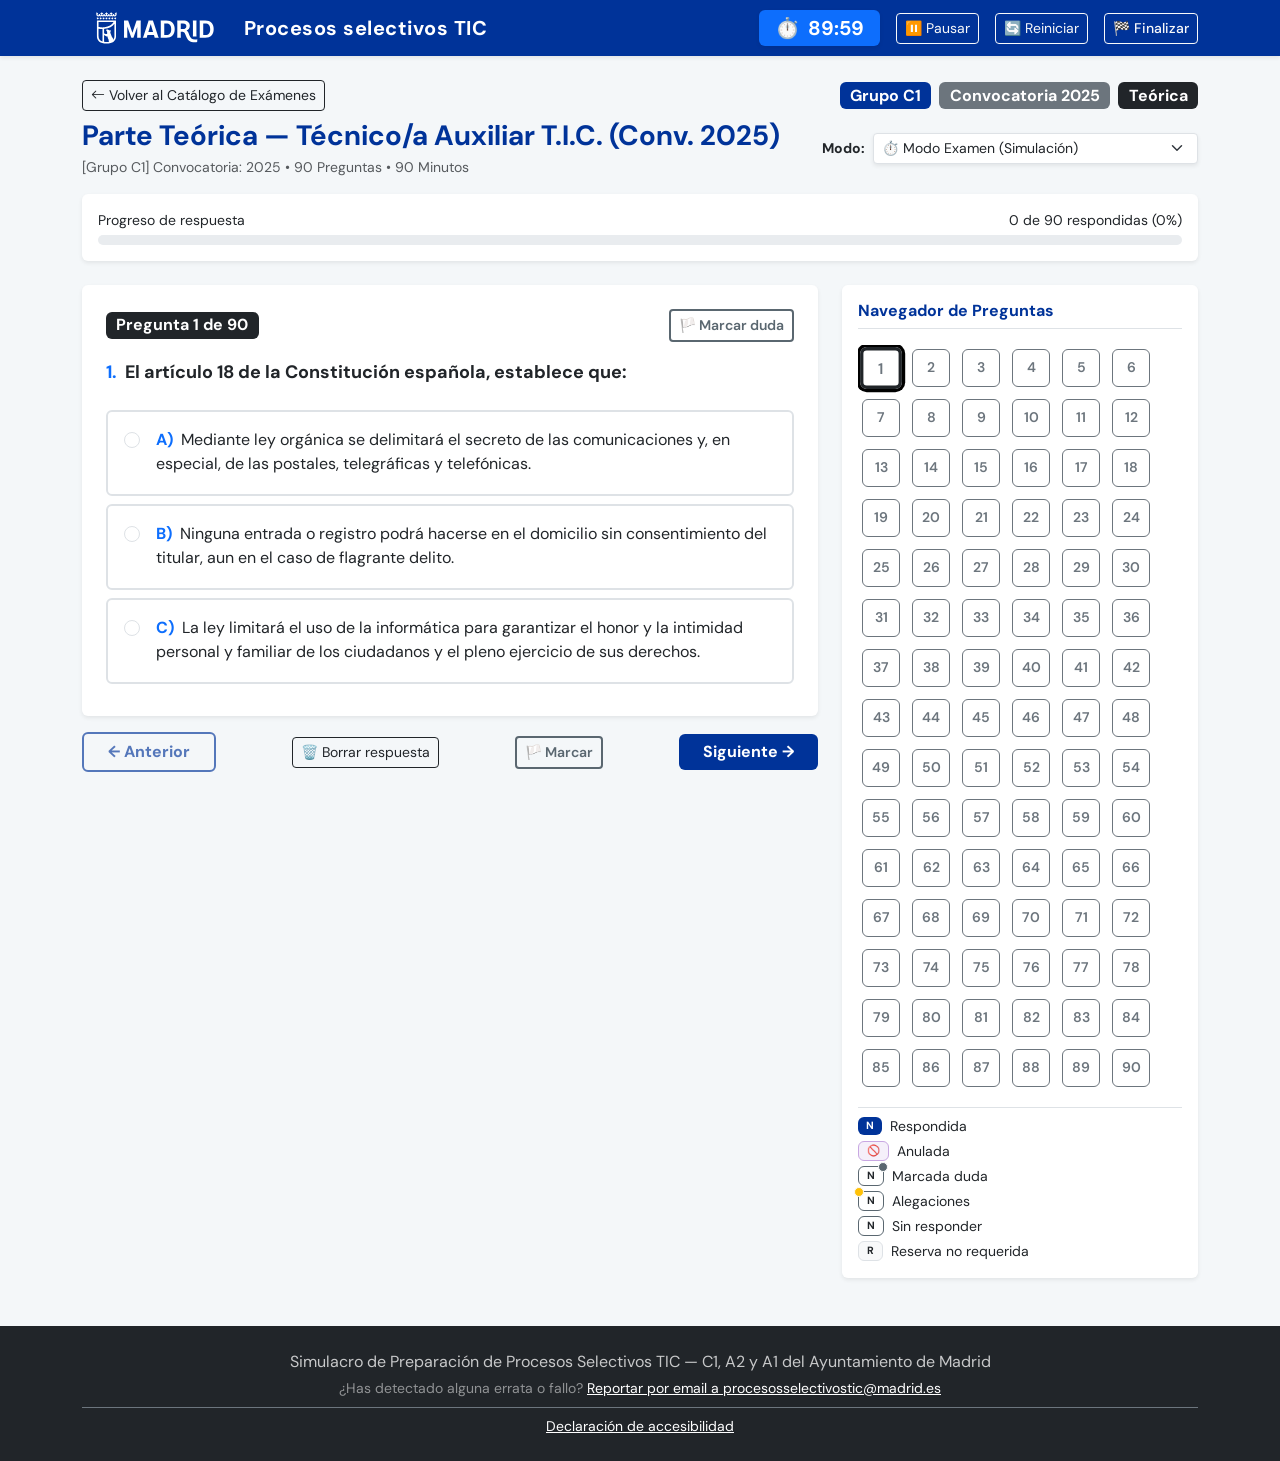
<file: simulador-test-tic-madrid/examen.html>
<!DOCTYPE html>
<html lang="es">
<head>
    <meta charset="UTF-8">
    <meta name="viewport" content="width=device-width, initial-scale=1.0">
    <title>Simulador de Examen — Procesos Selectivos TIC Ayuntamiento de Madrid</title>
    <link rel="icon" href="../assets/favicon.ico" type="image/x-icon">
    <link href="https://fonts.googleapis.com/css2?family=DM+Sans:wght@300;400;500;700&display=swap" rel="stylesheet">
    <link rel="stylesheet" href="https://cdn.jsdelivr.net/npm/bootstrap-icons@1.13.1/font/bootstrap-icons.min.css">
    <link href="https://cdn.jsdelivr.net/npm/bootstrap@5.3.8/dist/css/bootstrap.min.css" rel="stylesheet"
        integrity="sha384-sRIl4kxILFvY47J16cr9ZwB07vP4J8+LH7qKQnuqkuIAvNWLzeN8tE5YBujZqJLB" crossorigin="anonymous">
    <link rel="stylesheet" href="css/styles.css">
    <script async src="../js/siteanalyze_6277594.js"></script>
</head>
<body>
    <a class="skip-link" href="#main-content">Saltar al contenido principal</a>

    <!-- Header Navbar -->
    <header class="banda sticky-top shadow-sm py-2">
        <nav class="navbar navbar-expand navbar-dark p-0" aria-label="Navegación del examen">
            <div class="container d-flex justify-content-between align-items-center flex-wrap gap-2">
                <div class="d-flex align-items-center">
                    <a href="../index.html" class="d-flex align-items-center text-decoration-none" aria-label="Ir a la página principal de Procesos Selectivos TIC">
                        <img src="../assets/img/firma.svg" alt="Ayuntamiento de Madrid" class="marca__logo me-3">
                    </a>
                    <a class="navbar-brand d-none d-sm-inline-block" href="index.html">
                        Procesos selectivos TIC
                    </a>
                </div>

                <!-- Timer & Controls -->
                <div class="d-flex align-items-center gap-2 gap-sm-3">
                    <span id="timer-badge" class="badge bg-primary fs-5 px-3 py-2 shadow-sm d-flex align-items-center gap-2" role="timer" aria-label="Tiempo restante">
                        ⏱️ <span id="timer-display">--:--</span>
                    </span>
                    <button id="btn-pause" class="btn btn-sm btn-outline-light" aria-label="Pausar o reanudar el examen">⏸️ Pausar</button>
                    <button id="btn-restart-header" class="btn btn-sm btn-outline-light" aria-label="Reiniciar el examen">🔄 Reiniciar</button>
                    <button id="btn-submit" class="btn btn-sm btn-outline-light fw-medium" aria-label="Finalizar examen y ver resultados">🏁 Finalizar</button>
                </div>
            </div>
        </nav>
    </header>

    <main id="main-content" class="container my-4" tabindex="-1">
        <!-- Breadcrumb & Back button -->
        <div class="d-flex justify-content-between align-items-center mb-2 flex-wrap gap-2">
            <a href="index.html" class="btn btn-sm btn-outline-dark d-inline-flex align-items-center gap-1">
                <i class="bi bi-arrow-left"></i> Volver al Catálogo de Exámenes
            </a>
            <div id="exam-badges" class="d-flex gap-2 align-items-center">
                <!-- Badges populated by script -->
            </div>
        </div>

        <!-- Subtitle & Mode controls -->
        <div class="d-flex flex-column flex-md-row justify-content-between align-items-start align-items-md-center mb-3 gap-2">
            <div>
                <h1 id="exam-title" class="h3 fw-bold titulo-corporativo mb-1">Cargando examen...</h1>
                <p id="exam-subtitle" class="text-muted small mb-0"></p>
            </div>
            <div class="d-flex align-items-center gap-2">
                <label for="mode-select" class="form-label mb-0 fw-bold small text-dark">Modo:</label>
                <select id="mode-select" class="form-select form-select-sm shadow-sm" style="width: auto;">
                    <option value="exam">⏱️ Modo Examen (Simulación)</option>
                    <option value="practice">💡 Modo Práctica (Respuestas inmediatas)</option>
                </select>
            </div>
        </div>

        <!-- Scenario Container (For practical or integrated cases) -->
        <div id="scenario-container"></div>

        <!-- Progress Bar -->
        <div class="card border-0 shadow-sm mb-4">
            <div class="card-body p-3">
                <div class="d-flex justify-content-between small text-dark mb-1">
                    <span>Progreso de respuesta</span>
                    <span id="progress-text">0 respondidas</span>
                </div>
                <div class="progress" style="height: 10px;">
                    <div id="progress-bar" class="progress-bar bg-azul-madrid transition" role="progressbar" style="width: 0%" aria-valuenow="0" aria-valuemin="0" aria-valuemax="100"></div>
                </div>
            </div>
        </div>

        <div class="row g-4">
            <!-- Question Box -->
            <div class="col-lg-8">
                <div id="question-card" class="card border-0 shadow-sm p-4 min-vh-50">
                    <div class="text-center py-5 text-muted">
                        <div class="spinner-border text-primary mb-3" role="status">
                            <span class="visually-hidden">Cargando...</span>
                        </div>
                        <p>Cargando preguntas del examen...</p>
                    </div>
                </div>

                <!-- Navigation Controls -->
                <div class="d-flex justify-content-between align-items-center mt-3">
                    <button id="btn-prev" class="btn btn-outline-azul-madrid px-4 fw-bold">← Anterior</button>
                    <button id="btn-clear" class="btn btn-outline-dark btn-sm">🗑️ Borrar respuesta</button>
                    <button id="btn-flag" class="btn btn-outline-gris-madrid btn-sm">🏳️ Marcar duda</button>
                    <button id="btn-next" class="btn btn-azul-madrid px-4 fw-bold">Siguiente →</button>
                </div>
            </div>

            <!-- Question Navigation Grid Sidebar -->
            <aside class="col-lg-4" aria-label="Navegador de preguntas">
                <div class="card border-0 shadow-sm p-3 sticky-top" style="top: 80px;">
                    <h2 class="h6 fw-bold titulo-corporativo border-bottom pb-2 mb-3">Navegador de Preguntas</h2>
                    <div id="question-grid" class="d-flex flex-wrap gap-1 max-vh-60 overflow-auto">
                        <!-- Rendered by app.js -->
                    </div>
                    <div id="grid-legend" class="mt-3 pt-2 border-top small text-dark">
                        <div class="d-flex align-items-center gap-2 mb-1">
                            <span class="badge bg-azul-madrid px-2">N</span> Respondida
                        </div>
                        <div class="d-flex align-items-center gap-2 mb-1">
                            <span class="badge badge-purpura-suave px-2">N</span> Anulada
                        </div>
                        <div class="d-flex align-items-center gap-2 mb-1">
                            <span class="badge bg-outline-secondary border px-2 position-relative">N<span class="position-absolute top-0 start-100 translate-middle p-1 bg-gris-madrid border border-light rounded-circle"></span></span> Marcada duda
                        </div>
                        <div class="d-flex align-items-center gap-2 mb-1">
                            <span class="badge bg-outline-secondary border px-2 position-relative">N<span class="position-absolute top-0 start-0 translate-middle p-1 bg-warning border border-light rounded-circle"></span></span> Alegaciones
                        </div>
                        <div class="d-flex align-items-center gap-2 mb-1">
                            <span class="badge bg-outline-secondary border px-2">N</span> Sin responder
                        </div>
                        <div class="d-flex align-items-center gap-2">
                            <span class="badge bg-light text-dark border px-2">R</span> Reserva no requerida
                        </div>
                    </div>
                </div>
            </aside>
        </div>

        <!-- Results Section (Hidden initially until submission) -->
        <div id="results-section" class="card border-0 shadow-lg mt-5 d-none">
            <div class="card-header bg-dark text-white p-4 text-center">
                <h2 class="h3 fw-bold mb-1">Resultados del Examen</h2>
                <p class="text-white-50 mb-0" id="res-exam-title">Proceso Selectivo TIC - Ayuntamiento de Madrid</p>
            </div>
            <div class="card-body p-4">
                <!-- Summary KPI Cards -->
                <div class="row g-3 text-center mb-4">
                    <div class="col-6 col-md-3">
                        <div class="p-3 bg-light rounded-3 border">
                            <div class="small text-secondary fw-semibold">Nota Final</div>
                            <div class="fs-2 fw-bold text-azul-madrid" id="res-final-grade">0.00</div>
                            <div class="small text-secondary">sobre 10</div>
                        </div>
                    </div>
                    <div class="col-6 col-md-3">
                        <div class="p-3 bg-success-subtle text-success rounded-3 border border-success-subtle">
                            <div class="small fw-semibold">Aciertos</div>
                            <div class="fs-2 fw-bold" id="res-correct-count">0</div>
                            <div class="small">+1.00 pto c/u</div>
                        </div>
                    </div>
                    <div class="col-6 col-md-3">
                        <div class="p-3 bg-danger-subtle text-danger rounded-3 border border-danger-subtle">
                            <div class="small fw-semibold">Fallos</div>
                            <div class="fs-2 fw-bold" id="res-incorrect-count">0</div>
                            <div class="small">-0.33 pto c/u</div>
                        </div>
                    </div>
                    <div class="col-6 col-md-3">
                        <div class="p-3 bg-secondary-subtle text-secondary rounded-3 border border-secondary-subtle">
                            <div class="small fw-semibold">En Blanco</div>
                            <div class="fs-2 fw-bold" id="res-blank-count">0</div>
                            <div class="small">0.00 ptos</div>
                        </div>
                    </div>
                </div>

                <!-- Anuladas / Reservas Info Banner -->
                <div id="res-anuladas-banner" class="d-none mb-4">
                    <!-- Populated dynamically if there are anuladas -->
                </div>

                <div class="d-flex justify-content-between align-items-center mb-4 flex-wrap gap-2 p-3 bg-light rounded-3 border">
                    <span><strong>Puntuación Neta:</strong> <span id="res-net-points">0</span> puntos netos.</span>
                    <div class="d-flex gap-2">
                        <button id="btn-restart" class="btn btn-outline-azul-madrid fw-bold">🔄 Reiniciar</button>
                        <a href="index.html" class="btn btn-azul-madrid fw-bold">📋 Ver Catálogo Completo</a>
                    </div>
                </div>

                <!-- Review Section -->
                <h3 class="h4 fw-bold titulo-corporativo mt-4 mb-3">Revisión Detallada de Preguntas</h3>
                <div class="btn-group mb-4 flex-wrap" role="group" aria-label="Filtro de preguntas revisadas">
                    <button type="button" class="btn btn-outline-azul-madrid btn-filter-result active" data-filter="all">Todas</button>
                    <button type="button" class="btn btn-filter-correct btn-filter-result" data-filter="correct">✓ Correctas</button>
                    <button type="button" class="btn btn-filter-incorrect btn-filter-result" data-filter="incorrect">✗ Erróneas</button>
                    <button type="button" class="btn btn-filter-blank btn-filter-result" data-filter="blank">⚪ No contestadas</button>
                    <button type="button" class="btn btn-filter-anulada btn-filter-result" data-filter="anuladas">🚫 Anuladas</button>
                    <button type="button" class="btn btn-outline-primary btn-filter-result" data-filter="flagged">Dudas marcadas</button>
                    <button type="button" class="btn btn-outline-warning text-dark btn-filter-result" data-filter="alegaciones">Alegaciones</button>
                    <button type="button" class="btn btn-outline-dark btn-filter-result" data-filter="reserva">De Reserva</button>
                </div>

                <div id="review-list-container">
                    <!-- Rendered by app.js -->
                </div>
            </div>
        </div>
    </main>

    <!-- Footer -->
    <footer class="bg-dark text-white py-4 mt-5">
        <div class="container text-center">
            <p class="mb-1 opacity-75">Simulacro de Preparación de Procesos Selectivos TIC — C1, A2 y A1 del Ayuntamiento de Madrid</p>
            <p class="mb-2 small text-white-50">
                ¿Has detectado alguna errata o fallo? <a id="footer-report-link" href="mailto:procesosselectivostic@madrid.es?subject=Reporte%20de%20erratas%20o%20fallos%20-%20Simulador%20TIC" target="_blank" rel="noopener noreferrer" class="text-white text-decoration-underline">Reportar por email a procesosselectivostic@madrid.es</a>
            </p>
            <div class="small pt-2 border-top border-secondary">
                <a href="../accesibilidad.html" class="text-white text-decoration-underline">Declaración de accesibilidad</a>
            </div>
        </div>
    </footer>

    <!-- Scripts -->
    <script src="https://cdn.jsdelivr.net/npm/bootstrap@5.3.8/dist/js/bootstrap.bundle.min.js"
        integrity="sha384-FKyoEForCGlyvwx9Hj09JcYn3nv7wiPVlz7YYwJrWVcXK/BmnVDxM+D2scQbITxI"
        crossorigin="anonymous"></script>
    <script src="js/exam-registry.js"></script>
    <script src="js/app.js"></script>
    <script>
        let quiz;

        function loadScript(src) {
            return new Promise((resolve, reject) => {
                const s = document.createElement('script');
                s.src = src;
                s.onload = resolve;
                s.onerror = () => reject(new Error(`No se pudo cargar el archivo: ${src}`));
                document.body.appendChild(s);
            });
        }

        document.addEventListener('DOMContentLoaded', async () => {
            const params = new URLSearchParams(window.location.search);
            const examId = params.get('id') || 'c1-2025-teorica';

            const examMeta = (window.EXAM_REGISTRY && window.EXAM_REGISTRY.getExamById) 
                ? window.EXAM_REGISTRY.getExamById(examId) 
                : null;

            if (examMeta) {
                // Update badges
                const badgesContainer = document.getElementById('exam-badges');
                if (badgesContainer) {
                    const grupoBadgeClass = examMeta.grupo === 'A1' ? 'badge-grupo-a1' : (examMeta.grupo === 'A2' ? 'badge-grupo-a2' : 'badge-grupo-c1');
                    badgesContainer.innerHTML = `
                        <span class="badge ${grupoBadgeClass} fs-6">Grupo ${examMeta.grupo}</span>
                        <span class="badge bg-secondary fs-6">Convocatoria ${examMeta.convocatoria}</span>
                        <span class="badge bg-dark fs-6">${examMeta.tipo === 'unico' ? 'Ejercicio Único' : (examMeta.tipo === 'practica' ? 'Práctica' : 'Teórica')}</span>
                    `;
                }

                document.title = `${examMeta.title} — Test TIC Ayuntamiento de Madrid`;

                const reportLink = document.getElementById('footer-report-link');
                if (reportLink) {
                    reportLink.href = `mailto:procesosselectivostic@madrid.es?subject=${encodeURIComponent(`Reporte de erratas o fallos - ${examMeta.title}`)}`;
                }

                try {
                    // Load data file if not already loaded in window.EXAM_DATA
                    if (!window.EXAM_DATA || !window.EXAM_DATA[examId]) {
                        const scriptPath = examMeta.dataFile.startsWith('js/') ? examMeta.dataFile : `js/${examMeta.dataFile}`;
                        await loadScript(scriptPath);
                    }
                    const examData = window.EXAM_DATA[examId];
                    if (examData) {
                        quiz = new QuizEngine(examData, examId, examMeta);
                        window.quiz = quiz;
                    } else {
                        throw new Error("Datos de examen no encontrados tras cargar el script.");
                    }
                } catch (err) {
                    console.error("Error al inicializar el examen:", err);
                    document.getElementById('question-card').innerHTML = `
                        <div class="alert alert-secondary p-4 border-dark">
                            <h4>Error al cargar el examen</h4>
                            <p>${err.message}</p>
                            <a href="index.html" class="btn btn-outline-azul-madrid">Volver al catálogo</a>
                        </div>
                    `;
                }
            } else {
                document.getElementById('question-card').innerHTML = `
                    <div class="alert alert-warning p-4">
                        <h4>Examen no encontrado</h4>
                        <p>No se ha encontrado ninguna prueba con el identificador: <code>${examId}</code>.</p>
                        <a href="index.html" class="btn btn-primary">Ver catálogo de exámenes</a>
                    </div>
                `;
            }
        });
    </script>
</body>
</html>
</file>
<file: css/estilos.css>
:root {
    --azul-madrid: #003399;
    --gris-madrid: #5A6770;
    --estado-abierta: #0B6E4F;
    --estado-desarrollo: #003399;
    --estado-finalizada: #5A6770;
}

body {
    font-family: 'DM Sans', sans-serif;
    margin: 0;
    overflow-x: hidden;
}

/* Enlace para saltar al contenido principal (accesibilidad) */
.skip-link {
    position: absolute;
    top: -100px;
    left: 1rem;
    background: #ffffff;
    color: var(--azul-madrid);
    padding: 0.5rem 1rem;
    z-index: 1050;
    font-weight: 500;
    border: 2px solid var(--azul-madrid);
    border-radius: 0.25rem;
    text-decoration: none;
    transition: top 0.2s ease;
}

.skip-link:focus {
    top: 1rem;
}

:focus-visible {
    outline: 3px solid var(--azul-madrid);
    outline-offset: 2px;
}

.banda {
    background: var(--azul-madrid);
    color: white;
    padding: 0.75rem 0;
}

.banda :focus-visible {
    outline: 3px solid #ffffff !important;
    outline-offset: 2px;
}

.marca__logo {
    height: 38px;
    width: auto;
    max-width: 100%;
}

@media (max-width: 576px) {
    .banda {
        padding: 0.5rem 0;
    }
    .marca__logo {
        height: 28px;
        margin-right: 0.5rem !important;
    }
    .navbar-brand {
        font-size: 1.05rem;
    }
}

.contenedor {
    width: 100%;
    margin-left: auto;
    margin-right: auto;
    max-width: 1100px;
    padding-left: 1rem;
    padding-right: 1rem;
}

@media (min-width: 768px) {
    .contenedor {
        padding-left: 1.5rem;
        padding-right: 1.5rem;
    }
}

.menu {
    list-style: none;
    display: flex;
    gap: 1rem;
}

.pie {
    border-top: 4px solid var(--azul-madrid);
    padding: 1.5rem 1rem;
}

.firma__isotipo {
    height: 38px;
    width: auto;
    max-width: 100%;
}

.tarjeta {
    border: 1px solid #ccc;
    padding: 1rem;
    border-radius: .5rem;
}

.estado--abierta {
    background-color: var(--estado-abierta);
    color: #ffffff;
    padding: .25rem .6rem;
    border-radius: .25rem;
}

.estado--desarrollo {
    background-color: var(--estado-desarrollo);
    color: #ffffff;
    padding: .25rem .6rem;
    border-radius: .25rem;
}

.estado--finalizada {
    background-color: var(--estado-finalizada);
    color: #ffffff;
    padding: .25rem .6rem;
    border-radius: .25rem;
}

.card-convocatoria {
    width: 100%;
    max-width: 1100px;
    /* ajusta si quieres */
}

.btn-madrid {
    background-color: var(--gris-madrid);
    color: #fff;
    border: none;
    font-weight: 500;
    padding: 0.5rem 1.25rem;
    border-radius: 0.375rem;
    /* estilo Bootstrap */
    text-decoration: none;
}

.btn-madrid:hover,
.btn-madrid:focus {
    background-color: #002266;
    /* un poco más oscuro */
    color: #fff;
}

.btn-madrid:focus-visible {
    outline: 3px solid #99b3ff;
    outline-offset: 2px;
}

.btn-outline-madrid {
    color: var(--azul-madrid);
    border: 1px solid var(--azul-madrid);
    background-color: transparent;
    font-weight: 500;
    text-decoration: none;
    transition: background-color 0.2s ease, color 0.2s ease;
}

.btn-outline-madrid:hover,
.btn-outline-madrid:focus {
    background-color: var(--azul-madrid);
    color: #ffffff;
}

.btn-outline-madrid:focus-visible {
    outline: 3px solid var(--azul-madrid);
    outline-offset: 2px;
}

.mensaje-informativo {
    padding: 0.75rem 1rem;
    background-color: #f1f3f5;
    color: #212529;
    border-left: 4px solid var(--azul-madrid);
    border-radius: 0.25rem;
    font-size: 0.95rem;
}

.plazo-destacado {
    background-color: #e8f0fe;
    border: 1px solid #c2dbff;
    color: var(--azul-madrid);
    padding: 0.25rem 0.5rem;
    border-radius: 0.25rem;
    font-weight: bold;
}

.card-convocatoria .tarjeta__meta{
  margin: .75rem 0 1rem !important;  /* separaciones coherentes */
  padding-left: 0 !important;         /* quitamos padding por defecto */
}

.card-convocatoria .tarjeta__meta > li{
  margin-left: 1.25rem !important;    /* <- SANGRÍA REAL */
  margin-bottom: .35rem;
}
.introduccion h1 {
    margin-bottom: 1.25rem;
    font-size: clamp(1.5rem, 4vw, 2.35rem);
    color: var(--azul-madrid);
    overflow-wrap: break-word;
}

.intro-text,
.intro-final {
    font-size: 1rem;
    line-height: 1.75;
    color: #404040;
    text-align: left;
    overflow-wrap: break-word;
}

@media (min-width: 768px) {
    .intro-text,
    .intro-final {
        text-align: justify;
    }
}

.itinerario {
    border: 1px solid #dee2e6;
    border-radius: .75rem;
    padding: 0.75rem;
    background: #ffffff;
    min-width: 0;
    display: flex;
    flex-direction: column;
}

.itinerario__imagen {
    display: block;
    width: 100%;
    border: none;
    padding: 0;
    background: transparent;
    text-align: left;
    cursor: pointer;
    border-radius: .5rem;
}

.itinerario__imagen img {
    width: 100%;
    height: auto;
    border-radius: .5rem;
    display: block;
    transition: transform .25s ease;
}

.itinerario__imagen:hover img,
.itinerario__imagen:focus-visible img {
    transform: scale(1.02);
}

.itinerario__imagen:focus-visible {
    outline: 3px solid var(--azul-madrid);
    outline-offset: 2px;
}

.itinerario h3 {
    margin-top: 0.75rem;
    font-size: 1.1rem;
    color: #212529;
}

.itinerario__descripcion {
    margin-top: 0.75rem;
    color: var(--gris-madrid);
    line-height: 1.6;
}

/* Responsividad para tablas en pantallas pequeñas */
.table-responsive {
    -webkit-overflow-scrolling: touch;
    margin-bottom: 1rem;
}

@media (max-width: 767.98px) {
    .card-convocatoria .card-body {
        padding: 0.5rem 0;
    }
}

/* ==================================================
   BANNER DE ÚLTIMA NOVEDAD (CABECERA SUPERIOR)
   ================================================== */
.banner-novedades {
    background-color: #f0f4fb;
    border-bottom: 1px solid #d4e0f2;
    padding: 0.65rem 0;
    font-size: 0.95rem;
}

.badge-alerta-novedad {
    background-color: var(--azul-madrid);
    color: #ffffff;
    font-size: 0.75rem;
    font-weight: 700;
    text-transform: uppercase;
    letter-spacing: 0.5px;
    padding: 0.25rem 0.55rem;
    border-radius: 0.25rem;
    white-space: nowrap;
    display: inline-flex;
    align-items: center;
}

.banner-novedad__texto {
    color: #212529;
    font-size: 0.925rem;
}

.banner-novedad__enlace {
    color: var(--azul-madrid);
    font-weight: 600;
    font-size: 0.9rem;
    text-decoration: underline;
    white-space: nowrap;
    display: inline-flex;
    align-items: center;
}

.banner-novedad__enlace:hover,
.banner-novedad__enlace:focus {
    color: #001f5c;
    text-decoration: none;
}

/* ==================================================
   ENLACES DE NAVEGACIÓN EN CABECERA
   ================================================== */
.navbar-dark .navbar-nav .nav-link {
    color: rgba(255, 255, 255, 0.78);
    font-weight: 400;
    transition: color 0.2s ease, opacity 0.2s ease;
}

.navbar-dark .navbar-nav .nav-link:hover,
.navbar-dark .navbar-nav .nav-link:focus {
    color: #ffffff;
}

/* Enlace destacado para Novedades (el más visible) */
.nav-link-novedades {
    color: #ffffff !important;
    font-weight: 700 !important;
    background-color: rgba(255, 255, 255, 0.16);
    border: 1px solid rgba(255, 255, 255, 0.35);
    border-radius: 1.5rem;
    padding: 0.35rem 0.85rem !important;
    display: inline-flex;
    align-items: center;
    gap: 0.35rem;
    transition: background-color 0.2s ease, border-color 0.2s ease, box-shadow 0.2s ease !important;
}

.nav-link-novedades:hover,
.nav-link-novedades:focus {
    background-color: rgba(255, 255, 255, 0.28);
    border-color: rgba(255, 255, 255, 0.55);
    color: #ffffff !important;
    box-shadow: 0 0 10px rgba(255, 255, 255, 0.25);
}

/* Indicador de novedad en el menú de navegación */
.badge-nav-novedad {
    color: #ffd166;
    display: inline-flex;
    align-items: center;
    vertical-align: middle;
    font-size: 0.95rem;
    animation: pulse-novedad 2s infinite ease-in-out;
}

@keyframes pulse-novedad {
    0%, 100% {
        transform: scale(1);
        opacity: 1;
    }
    50% {
        transform: scale(1.2);
        opacity: 0.85;
    }
}

@media (prefers-reduced-motion: reduce) {
    .badge-nav-novedad {
        animation: none;
    }
}

/* ==================================================
   SECCIÓN DE NOVEDADES (TABLÓN CRONOLÓGICO)
   ================================================== */
.novedad-item {
    background: #ffffff;
    border: 1px solid #dee2e6;
    border-left: 5px solid var(--azul-madrid);
    border-radius: 0.5rem;
    padding: 1.15rem 1.25rem;
    margin-bottom: 1rem;
    box-shadow: 0 1px 3px rgba(0, 0, 0, 0.04);
    transition: box-shadow 0.2s ease, border-color 0.2s ease;
}

.novedad-item:hover,
.novedad-item:focus-within {
    box-shadow: 0 4px 12px rgba(0, 51, 153, 0.08);
}

.novedad-item--reciente {
    border-left: 5px solid #0b6e4f;
    background: linear-gradient(to right, #fafffc, #ffffff);
}

.novedad-fecha {
    font-size: 0.825rem;
    font-weight: 600;
    color: #495057;
    background-color: #f1f3f5;
    padding: 0.2rem 0.55rem;
    border-radius: 0.25rem;
    display: inline-flex;
    align-items: center;
}

.badge-proceso {
    background-color: #e8f0fe;
    color: var(--azul-madrid);
    border: 1px solid #c2dbff;
    font-weight: 600;
    font-size: 0.8rem;
    padding: 0.25rem 0.55rem;
    border-radius: 0.25rem;
}

.novedad-item__titulo {
    font-size: 1.15rem;
    font-weight: 700;
    color: var(--azul-madrid);
    margin-top: 0.4rem;
    margin-bottom: 0.35rem;
    line-height: 1.4;
}

.novedad-item__texto {
    color: #404040;
    font-size: 0.95rem;
    line-height: 1.6;
    margin-bottom: 0.75rem;
}

.novedad-item__accion {
    margin-top: 0.5rem;
}
</file>
<file: simulador-test-tic-madrid/css/styles.css>
:root {
    /* Paleta Institucional Ayuntamiento de Madrid (www.madrid.es / identidad.madrid.es) */
    --azul-madrid: #003399;           /* Pantone Reflex Blue - Color institucional principal */
    --azul-madrid-oscuro: #002266;    /* Azul Marino Profundo (A1 / Hover primario) */
    --azul-madrid-medio: #0055b8;     /* Azul Medio Corporativo */
    --azul-madrid-acento: #0077c8;    /* Azul Acento / Selección */
    --azul-noche: #134074;            /* Azul Noche Institucional (A2) */
    --gris-madrid: #5A6770;           /* Pantone Cool Gray 9 - Gris institucional */
    --gris-madrid-oscuro: #374151;    /* Gris Plomo Oscuro */
    --gris-madrid-claro: #e9eff5;     /* Gris Perla / Fondos suaves */
    --verde-madrid: #0B6E4F;          /* Pantone 341 C - Verde institucional (Aciertos / Práctica) */
    --verde-madrid-oscuro: #085039;   /* Verde Oscuro Hover */
    --bg-light: #f4f7f9;              /* Fondo de página institucional */

    /* Colores Suaves y Accesibles para Corrección del Examen */
    /* Verde Suave (Correctas) */
    --verde-suave-bg: #eaf6ee;
    --verde-suave-border: #7ec499;
    --verde-suave-text: #145932;
    --verde-suave-hover: #d2edd9;
    --verde-suave-solid: #338a5e;

    /* Rojo Suave (Erróneas / Fallos) */
    --rojo-suave-bg: #fdeeee;
    --rojo-suave-border: #f59e9e;
    --rojo-suave-text: #8c1d1d;
    --rojo-suave-hover: #fadcdc;
    --rojo-suave-solid: #c94f4f;

    /* Púrpura Suave (Anuladas) */
    --purpura-suave-bg: #f5f0fa;
    --purpura-suave-border: #c8a7e2;
    --purpura-suave-text: #59257d;
    --purpura-suave-hover: #ebdff7;
    --purpura-suave-solid: #7d4d9b;

    /* Gris Suave (No contestadas) */
    --gris-suave-bg: #f1f5f9;
    --gris-suave-border: #94a3b8;
    --gris-suave-text: #334155;
    --gris-suave-hover: #e2e8f0;
}

body {
    font-family: 'DM Sans', 'Segoe UI', system-ui, -apple-system, sans-serif;
    background-color: var(--bg-light);
    color: #212529;
}

/* Corporate Colors & Typography */
.titulo-corporativo,
.text-azul-madrid {
    color: var(--azul-madrid) !important;
}

.text-verde-madrid {
    color: var(--verde-madrid) !important;
}

.text-gris-madrid {
    color: var(--gris-madrid) !important;
}

.bg-azul-madrid {
    background-color: var(--azul-madrid) !important;
}

.bg-azul-madrid-oscuro {
    background-color: var(--azul-madrid-oscuro) !important;
}

.bg-azul-noche {
    background-color: var(--azul-noche) !important;
}

.bg-verde-madrid {
    background-color: var(--verde-madrid) !important;
}

.bg-gris-madrid {
    background-color: var(--gris-madrid) !important;
}

/* Buttons */
.btn-azul-madrid {
    background-color: var(--azul-madrid) !important;
    color: #ffffff !important;
    border: none;
    font-weight: 600;
    transition: background-color 0.2s ease;
}

.btn-azul-madrid:hover,
.btn-azul-madrid:focus {
    background-color: var(--azul-madrid-oscuro) !important;
    color: #ffffff !important;
}

.btn-azul-madrid:focus-visible {
    outline: 3px solid var(--azul-madrid) !important;
    outline-offset: 2px;
}

.btn-verde-madrid {
    background-color: var(--verde-madrid) !important;
    color: #ffffff !important;
    border: none;
    font-weight: 600;
    transition: background-color 0.2s ease;
}

.btn-verde-madrid:hover,
.btn-verde-madrid:focus {
    background-color: var(--verde-madrid-oscuro) !important;
    color: #ffffff !important;
}

.btn-outline-azul-madrid {
    color: var(--azul-madrid) !important;
    border: 2px solid var(--azul-madrid) !important;
    background-color: transparent !important;
    font-weight: 600;
}

.btn-outline-azul-madrid:hover,
.btn-outline-azul-madrid:focus,
.btn-outline-azul-madrid.active {
    background-color: var(--azul-madrid) !important;
    color: #ffffff !important;
}

.btn-outline-verde-madrid {
    color: var(--verde-madrid) !important;
    border: 2px solid var(--verde-madrid) !important;
    background-color: transparent !important;
    font-weight: 600;
}

.btn-outline-verde-madrid:hover,
.btn-outline-verde-madrid:focus,
.btn-outline-verde-madrid.active {
    background-color: var(--verde-madrid) !important;
    color: #ffffff !important;
}

.btn-gris-madrid {
    background-color: var(--gris-madrid) !important;
    color: #ffffff !important;
    border: 1px solid var(--gris-madrid-oscuro) !important;
    font-weight: 600;
    transition: background-color 0.2s ease;
}

.btn-gris-madrid:hover,
.btn-gris-madrid:focus {
    background-color: var(--gris-madrid-oscuro) !important;
    color: #ffffff !important;
}

.btn-outline-gris-madrid {
    color: var(--gris-madrid) !important;
    border: 2px solid var(--gris-madrid) !important;
    background-color: transparent !important;
    font-weight: 600;
}

.btn-outline-gris-madrid:hover,
.btn-outline-gris-madrid:focus,
.btn-outline-gris-madrid.active {
    background-color: var(--gris-madrid) !important;
    color: #ffffff !important;
}

/* Header Navbar */
.banda {
    background-color: var(--azul-madrid);
    color: white;
    padding: 1rem;
}

.marca__logo {
    height: 40px;
    width: auto;
    max-width: 100%;
}

.navbar-madrid {
    background-color: var(--azul-madrid);
}

.navbar-brand {
    font-weight: 700;
    letter-spacing: 0.5px;
}

/* Accessibility: Focus visible styling */
:focus-visible {
    outline: 3px solid var(--azul-madrid);
    outline-offset: 2px;
}

.banda :focus-visible {
    outline: 3px solid #ffffff !important;
    outline-offset: 2px;
}

/* Skip to main content link for keyboard / screen reader users */
.skip-link {
    position: absolute;
    top: -100px;
    left: 1rem;
    z-index: 1055;
    background: #ffffff;
    color: var(--azul-madrid);
    padding: 0.6rem 1.2rem;
    border: 2px solid var(--azul-madrid);
    border-radius: 4px;
    font-weight: 700;
    text-decoration: none;
    box-shadow: 0 4px 10px rgba(0, 0, 0, 0.2);
    transition: top 0.2s ease-in-out;
}

.skip-link:focus {
    top: 1rem;
}

/* Question Option Cards */
.option-item {
    background-color: #ffffff;
    cursor: pointer;
    transition: all 0.2s ease-in-out;
    border: 2px solid #dee2e6 !important;
}

.option-item:hover {
    border-color: var(--azul-madrid-acento) !important;
    background-color: #f0f6ff;
}

.option-item:focus-within {
    border-color: var(--azul-madrid) !important;
    background-color: #f0f6ff;
    box-shadow: 0 0 0 0.2rem rgba(0, 51, 153, 0.2);
}

.option-item.selected {
    border-color: var(--azul-madrid) !important;
    background-color: #e8f1fb;
    box-shadow: 0 0 0 0.25rem rgba(0, 51, 153, 0.15);
}

.option-item.correct-option {
    border-color: var(--verde-suave-border) !important;
    background-color: var(--verde-suave-bg) !important;
    color: var(--verde-suave-text) !important;
}

.option-item.incorrect-option {
    border-color: var(--rojo-suave-border) !important;
    background-color: var(--rojo-suave-bg) !important;
    color: var(--rojo-suave-text) !important;
}

/* Accessible prefers-reduced-motion */
@media (prefers-reduced-motion: reduce) {
    *,
    *::before,
    *::after {
        animation-duration: 0.01ms !important;
        animation-iteration-count: 1 !important;
        transition-duration: 0.01ms !important;
        scroll-behavior: auto !important;
    }
}

/* Question Navigation Grid */
.grid-btn {
    width: 38px;
    height: 38px;
    font-weight: 600;
    border-radius: 6px;
    padding: 0;
    display: inline-flex;
    align-items: center;
    justify-content: center;
    transition: transform 0.15s ease, box-shadow 0.15s ease;
}

/* Question Navigation Grid - Estados de Corrección (Colores Suaves) */
.grid-btn-correcta {
    background-color: var(--verde-suave-bg) !important;
    border: 2px solid var(--verde-suave-border) !important;
    color: var(--verde-suave-text) !important;
    font-weight: 700 !important;
}

.grid-btn-correcta:hover,
.grid-btn-correcta:focus {
    background-color: var(--verde-suave-hover) !important;
    border-color: var(--verde-suave-solid) !important;
    color: var(--verde-suave-text) !important;
}

.grid-btn-erronea {
    background-color: var(--rojo-suave-bg) !important;
    border: 2px solid var(--rojo-suave-border) !important;
    color: var(--rojo-suave-text) !important;
    font-weight: 700 !important;
}

.grid-btn-erronea:hover,
.grid-btn-erronea:focus {
    background-color: var(--rojo-suave-hover) !important;
    border-color: var(--rojo-suave-solid) !important;
    color: var(--rojo-suave-text) !important;
}

.grid-btn-no-contestada {
    background-color: var(--gris-suave-bg) !important;
    border: 2px solid var(--gris-suave-border) !important;
    color: var(--gris-suave-text) !important;
    font-weight: 700 !important;
}

.grid-btn-no-contestada:hover,
.grid-btn-no-contestada:focus {
    background-color: var(--gris-suave-hover) !important;
    border-color: #475569 !important;
    color: #0f172a !important;
}

.grid-btn-anulada {
    background-color: var(--purpura-suave-bg) !important;
    border: 2px solid var(--purpura-suave-border) !important;
    color: var(--purpura-suave-text) !important;
    font-weight: 700 !important;
    text-decoration: line-through !important;
    text-decoration-thickness: 2px !important;
}

.grid-btn-anulada:hover,
.grid-btn-anulada:focus {
    background-color: var(--purpura-suave-hover) !important;
    border-color: var(--purpura-suave-solid) !important;
    color: var(--purpura-suave-text) !important;
}

.grid-btn-reserva-unused {
    background-color: #f8f9fa !important;
    border: 1px dashed #cbd5e1 !important;
    color: #94a3b8 !important;
    opacity: 0.75;
}

.grid-btn-reserva-unused:hover,
.grid-btn-reserva-unused:focus {
    background-color: #e2e8f0 !important;
    border-color: #94a3b8 !important;
    color: #64748b !important;
    opacity: 1;
}

/* Badges Suaves */
.badge-verde-suave {
    background-color: var(--verde-suave-bg) !important;
    color: var(--verde-suave-text) !important;
    border: 1px solid var(--verde-suave-border) !important;
    font-weight: 600;
}

.badge-rojo-suave {
    background-color: var(--rojo-suave-bg) !important;
    color: var(--rojo-suave-text) !important;
    border: 1px solid var(--rojo-suave-border) !important;
    font-weight: 600;
}

.badge-purpura-suave {
    background-color: var(--purpura-suave-bg) !important;
    color: var(--purpura-suave-text) !important;
    border: 1px solid var(--purpura-suave-border) !important;
    font-weight: 600;
}

.badge-gris-suave {
    background-color: var(--gris-suave-bg) !important;
    color: var(--gris-suave-text) !important;
    border: 1px solid var(--gris-suave-border) !important;
    font-weight: 600;
}

/* Review Cards - Soft Header and Border Classes */
.card-review-correcta {
    border: 2px solid var(--verde-suave-border) !important;
}
.card-review-correcta .card-header {
    background-color: var(--verde-suave-bg) !important;
    color: var(--verde-suave-text) !important;
    border-bottom: 1px solid var(--verde-suave-border) !important;
}

.card-review-erronea {
    border: 2px solid var(--rojo-suave-border) !important;
}
.card-review-erronea .card-header {
    background-color: var(--rojo-suave-bg) !important;
    color: var(--rojo-suave-text) !important;
    border-bottom: 1px solid var(--rojo-suave-border) !important;
}

.card-review-anulada {
    border: 2px solid var(--purpura-suave-border) !important;
}
.card-review-anulada .card-header {
    background-color: var(--purpura-suave-bg) !important;
    color: var(--purpura-suave-text) !important;
    border-bottom: 1px solid var(--purpura-suave-border) !important;
}

.card-review-no-contestada {
    border: 2px solid var(--gris-suave-border) !important;
}
.card-review-no-contestada .card-header {
    background-color: var(--gris-suave-bg) !important;
    color: var(--gris-suave-text) !important;
    border-bottom: 1px solid var(--gris-suave-border) !important;
}

.card-review-reserva-unused {
    border: 1px dashed #cbd5e1 !important;
    opacity: 0.8;
}
.card-review-reserva-unused .card-header {
    background-color: #f8f9fa !important;
    color: #64748b !important;
    border-bottom: 1px solid #e2e8f0 !important;
}

/* Botones de filtro suaves en la revisión */
.btn-filter-correct {
    color: var(--verde-suave-text) !important;
    border-color: var(--verde-suave-border) !important;
    background-color: #fff !important;
    font-weight: 600;
}
.btn-filter-correct:hover,
.btn-filter-correct.active {
    background-color: var(--verde-suave-bg) !important;
    border-color: var(--verde-suave-solid) !important;
    color: var(--verde-suave-text) !important;
}

.btn-filter-incorrect {
    color: var(--rojo-suave-text) !important;
    border-color: var(--rojo-suave-border) !important;
    background-color: #fff !important;
    font-weight: 600;
}
.btn-filter-incorrect:hover,
.btn-filter-incorrect.active {
    background-color: var(--rojo-suave-bg) !important;
    border-color: var(--rojo-suave-solid) !important;
    color: var(--rojo-suave-text) !important;
}

.btn-filter-blank {
    color: var(--gris-suave-text) !important;
    border-color: var(--gris-suave-border) !important;
    background-color: #fff !important;
    font-weight: 600;
}
.btn-filter-blank:hover,
.btn-filter-blank.active {
    background-color: var(--gris-suave-bg) !important;
    border-color: #475569 !important;
    color: var(--gris-suave-text) !important;
}

.btn-filter-anulada {
    color: var(--purpura-suave-text) !important;
    border-color: var(--purpura-suave-border) !important;
    background-color: #fff !important;
    font-weight: 600;
}
.btn-filter-anulada:hover,
.btn-filter-anulada.active {
    background-color: var(--purpura-suave-bg) !important;
    border-color: var(--purpura-suave-solid) !important;
    color: var(--purpura-suave-text) !important;
}

/* Clases de apoyo Púrpura suave para Anuladas */
.bg-purple {
    background-color: var(--purpura-suave-bg) !important;
    color: var(--purpura-suave-text) !important;
}

.border-purple {
    border-color: var(--purpura-suave-border) !important;
}

.text-purple {
    color: var(--purpura-suave-text) !important;
}

.btn-outline-purple {
    color: var(--purpura-suave-text) !important;
    border-color: var(--purpura-suave-border) !important;
    background-color: transparent !important;
    font-weight: 600;
}

.btn-outline-purple:hover,
.btn-outline-purple:focus,
.btn-outline-purple.active {
    background-color: var(--purpura-suave-bg) !important;
    border-color: var(--purpura-suave-solid) !important;
    color: var(--purpura-suave-text) !important;
}

/* Utilidades de fondo y bordes suaves para opciones de revisión */
.bg-verde-suave {
    background-color: var(--verde-suave-bg) !important;
    border-color: var(--verde-suave-border) !important;
    color: var(--verde-suave-text) !important;
}

.bg-rojo-suave {
    background-color: var(--rojo-suave-bg) !important;
    border-color: var(--rojo-suave-border) !important;
    color: var(--rojo-suave-text) !important;
}

.bg-purpura-suave {
    background-color: var(--purpura-suave-bg) !important;
    border-color: var(--purpura-suave-border) !important;
    color: var(--purpura-suave-text) !important;
}

.bg-gris-suave {
    background-color: var(--gris-suave-bg) !important;
    border-color: var(--gris-suave-border) !important;
    color: var(--gris-suave-text) !important;
}

.active-grid {
    box-shadow: 0 0 0 3px #000;
    transform: scale(1.1);
    z-index: 2;
}

/* Timer Badge Pulse Alert */
.pulse-alert {
    animation: pulse 1s infinite alternate;
}

@keyframes pulse {
    from {
        opacity: 1;
        transform: scale(1);
    }
    to {
        opacity: 0.75;
        transform: scale(1.05);
    }
}

/* Cursor helper */
.cursor-pointer {
    cursor: pointer;
}

/* Scenario Text Box */
.scenario-card {
    border: 1px solid #c9d1d9 !important;
    border-radius: 8px;
    overflow: hidden;
}

.scenario-text {
    line-height: 1.8;
    font-size: 1.05rem;
    color: #1a1a1a;
    max-height: 420px;
    overflow-y: auto;
    border-left: 5px solid var(--azul-madrid);
    background-color: #ffffff;
    font-family: 'DM Sans', -apple-system, BlinkMacSystemFont, 'Segoe UI', Roboto, sans-serif;
    letter-spacing: 0.1px;
}

/* Review Cards */
.card-header {
    letter-spacing: 0.3px;
}

/* Custom Scrollbar for Scenario */
.scenario-text::-webkit-scrollbar {
    width: 8px;
}
.scenario-text::-webkit-scrollbar-track {
    background: #e9ecef;
}
.scenario-text::-webkit-scrollbar-thumb {
    background: #adb5bd;
    border-radius: 4px;
}

/* Question Typography */
.question-text {
    font-size: 1.125rem;
    line-height: 1.6;
    color: #1a1a1a;
}

.question-lead {
    font-weight: 700;
    line-height: 1.6;
}

.question-paragraph {
    font-weight: 500;
    line-height: 1.6;
}

.question-number {
    font-weight: 800;
}

/* Code Blocks & Syntax Highlighting */
.code-block-wrapper {
    background-color: #1a222d;
    border: 1px solid #2d3748;
    border-radius: 8px;
    margin: 1.1rem 0;
    overflow: hidden;
    box-shadow: 0 4px 8px rgba(0, 0, 0, 0.12);
}

.code-block-header {
    background-color: #141c26;
    border-bottom: 1px solid #243042;
    padding: 0.4rem 0.85rem;
}

.code-block-header .badge {
    letter-spacing: 0.5px;
    font-size: 0.75rem;
    padding: 0.3em 0.6em;
}

.btn-copy-code {
    font-size: 0.75rem;
    font-weight: 600;
    transition: all 0.2s ease;
}

.btn-copy-code:focus-visible {
    outline: 2px solid #ffffff !important;
    outline-offset: 1px;
}

.code-block-pre {
    background-color: #1a222d !important;
    color: #d1d5db !important;
    font-family: 'SFMono-Regular', Consolas, 'Liberation Mono', Menlo, Courier, monospace;
    font-size: 0.95rem;
    line-height: 1.65;
    padding: 1rem 1.25rem;
    margin: 0;
    overflow-x: auto;
    white-space: pre;
    tab-size: 4;
}

.code-block-pre code {
    color: inherit;
    font-family: inherit;
    background: transparent;
    padding: 0;
}

/* Syntax Highlighting Tokens (Corporate Dark Theme) */
.token-annotation {
    color: #93c5fd;
    font-weight: 600;
}

.token-keyword {
    color: #60a5fa;
    font-weight: 600;
}

.token-string {
    color: #86efac;
}

.token-comment {
    color: #9ca3af;
    font-style: italic;
}

.token-type {
    color: #38bdf8;
    font-weight: 600;
}

.token-builtin {
    color: #5eead4;
    font-weight: 600;
}

/* Inline Code */
.code-inline {
    background-color: #eef2f6;
    color: var(--azul-madrid);
    font-family: 'SFMono-Regular', Consolas, 'Liberation Mono', Menlo, Courier, monospace;
    font-size: 0.88em;
    font-weight: 600;
    padding: 0.15rem 0.4rem;
    border-radius: 4px;
    border: 1px solid #d0d7de;
    word-break: break-word;
}

/* Group Badges - Institutional Palette (Azul Madrid, Azul Noche, Azul Oscuro) */
.badge-grupo-c1 {
    background-color: var(--azul-madrid) !important;
    color: #ffffff !important;
}

.badge-grupo-a2 {
    background-color: var(--azul-noche) !important;
    color: #ffffff !important;
}

.badge-grupo-a1 {
    background-color: var(--azul-madrid-oscuro) !important;
    color: #ffffff !important;
}

/* Exam Card Improvements */
.exam-card {
    border-radius: 10px;
    overflow: hidden;
}

.hover-shadow:hover {
    transform: translateY(-3px);
    box-shadow: 0 10px 20px rgba(0, 51, 153, 0.12) !important;
}

.filter-panel {
    border-left: 4px solid var(--azul-madrid);
}

.max-w-750 {
    max-width: 750px;
}

/* Alegaciones - Etiqueta y Sección Desplegable de Motivos */
.badge-alegaciones {
    background-color: #ffc107 !important;
    color: #000000 !important;
    font-weight: 700;
    font-size: 0.82rem;
    padding: 0.28rem 0.65rem;
    border-radius: 6px;
    border: 1px solid #d39e00;
    display: inline-flex;
    align-items: center;
    gap: 0.35rem;
    line-height: 1.2;
    cursor: pointer;
    text-decoration: none;
    transition: background-color 0.15s ease, transform 0.15s ease;
}

.badge-alegaciones:hover {
    background-color: #e0a800 !important;
    transform: translateY(-1px);
}

.badge-alegaciones:focus-visible {
    outline: 3px solid var(--azul-madrid) !important;
    outline-offset: 2px;
}

.badge-anulada {
    background-color: var(--purpura-suave-bg) !important;
    color: var(--purpura-suave-text) !important;
    font-weight: 700;
    font-size: 0.82rem;
    padding: 0.28rem 0.65rem;
    border-radius: 6px;
    border: 1px solid var(--purpura-suave-border);
    display: inline-flex;
    align-items: center;
    gap: 0.35rem;
    line-height: 1.2;
    cursor: pointer;
    text-decoration: none;
    transition: background-color 0.15s ease, transform 0.15s ease;
}

.badge-anulada:hover {
    background-color: var(--purpura-suave-hover) !important;
    border-color: var(--purpura-suave-solid) !important;
    transform: translateY(-1px);
}

.badge-anulada:focus-visible {
    outline: 3px solid var(--azul-madrid) !important;
    outline-offset: 2px;
}

.alegaciones-box {
    margin-top: 0.5rem;
    margin-bottom: 1.25rem;
}

.alegaciones-details {
    background-color: #fffdf2;
    border: 1px solid #ffeeba;
    border-left: 4px solid #ffc107;
    border-radius: 8px;
    padding: 0.65rem 0.9rem;
    transition: background-color 0.2s ease, box-shadow 0.2s ease;
}

.alegaciones-details[open] {
    background-color: #fff9e6;
    box-shadow: 0 4px 12px rgba(255, 193, 7, 0.12);
}

.anulada-details {
    background-color: #f8f9fa !important;
    border: 1px solid #dee2e6 !important;
    border-left: 4px solid var(--gris-madrid) !important;
}

.anulada-details[open] {
    background-color: #f1f3f5 !important;
    box-shadow: 0 4px 12px rgba(90, 103, 112, 0.12) !important;
}

.alegaciones-summary {
    cursor: pointer;
    user-select: none;
    list-style: none;
    outline: none;
}

.alegaciones-summary::-webkit-details-marker {
    display: none;
}

.alegaciones-summary:focus-visible {
    outline: 2px solid var(--azul-madrid);
    outline-offset: 2px;
    border-radius: 4px;
}

.alegaciones-chevron {
    transition: transform 0.2s ease-in-out;
    font-size: 0.85rem;
}

.alegaciones-details[open] .alegaciones-chevron {
    transform: rotate(180deg);
}

.alegaciones-body {
    font-size: 0.92rem;
    line-height: 1.55;
    color: #2b2500;
}

.alegaciones-texto p:last-child {
    margin-bottom: 0;
}

/* ==========================================================================
   Mejoras de Accesibilidad y Contraste WCAG 2.1 AA (RD 1112/2018)
   ========================================================================== */

/* Insignias de esquema con alto contraste (> 14:1) */
.badge.bg-outline-secondary {
    background-color: #ffffff !important;
    color: #212529 !important;
    border: 1px solid #5A6770 !important;
}

/* Bloques de código legibles y corporativos (> 9:1 sobre fondo claro) */
code {
    color: #003399 !important;
    font-weight: 600;
}

/* Colores accesibles para componentes informativos */
.text-success-accessible {
    color: #0a582b !important;
}

.text-dark-accessible {
    color: #212529 !important;
}
</file>
